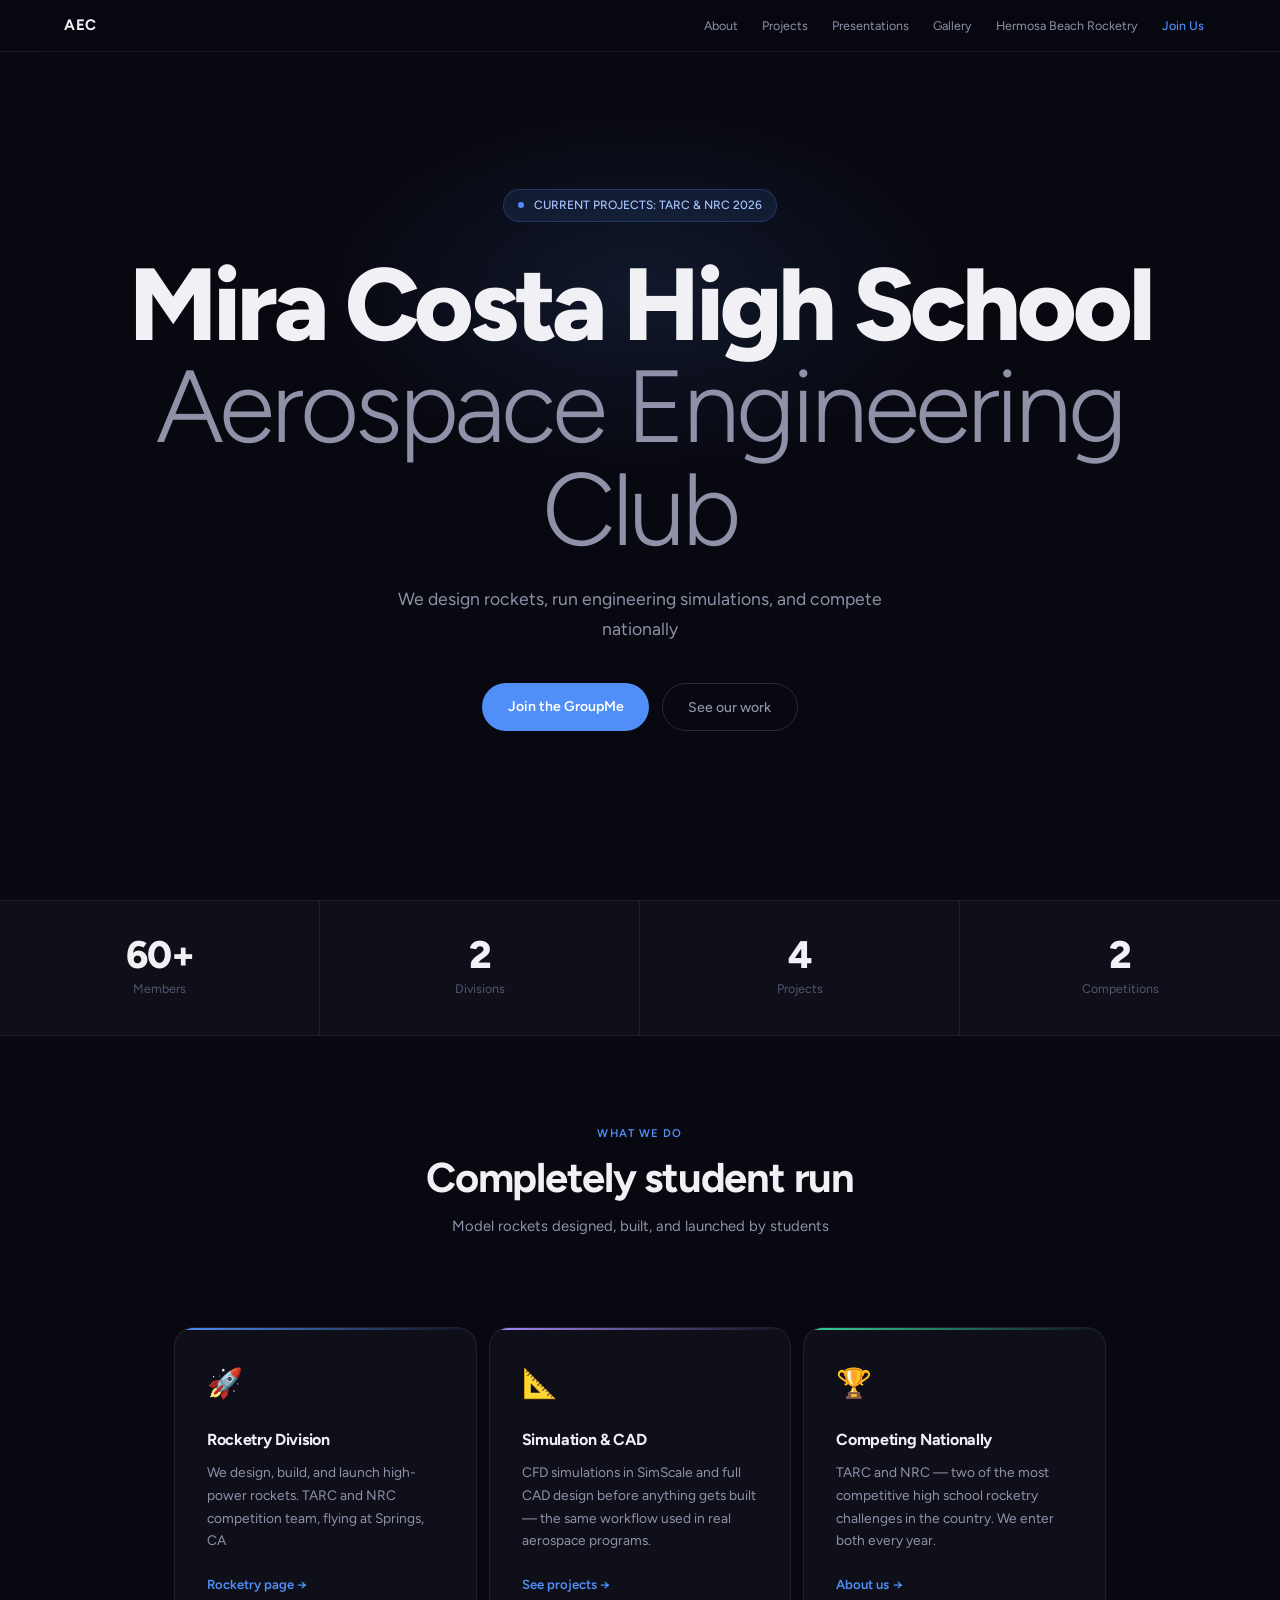
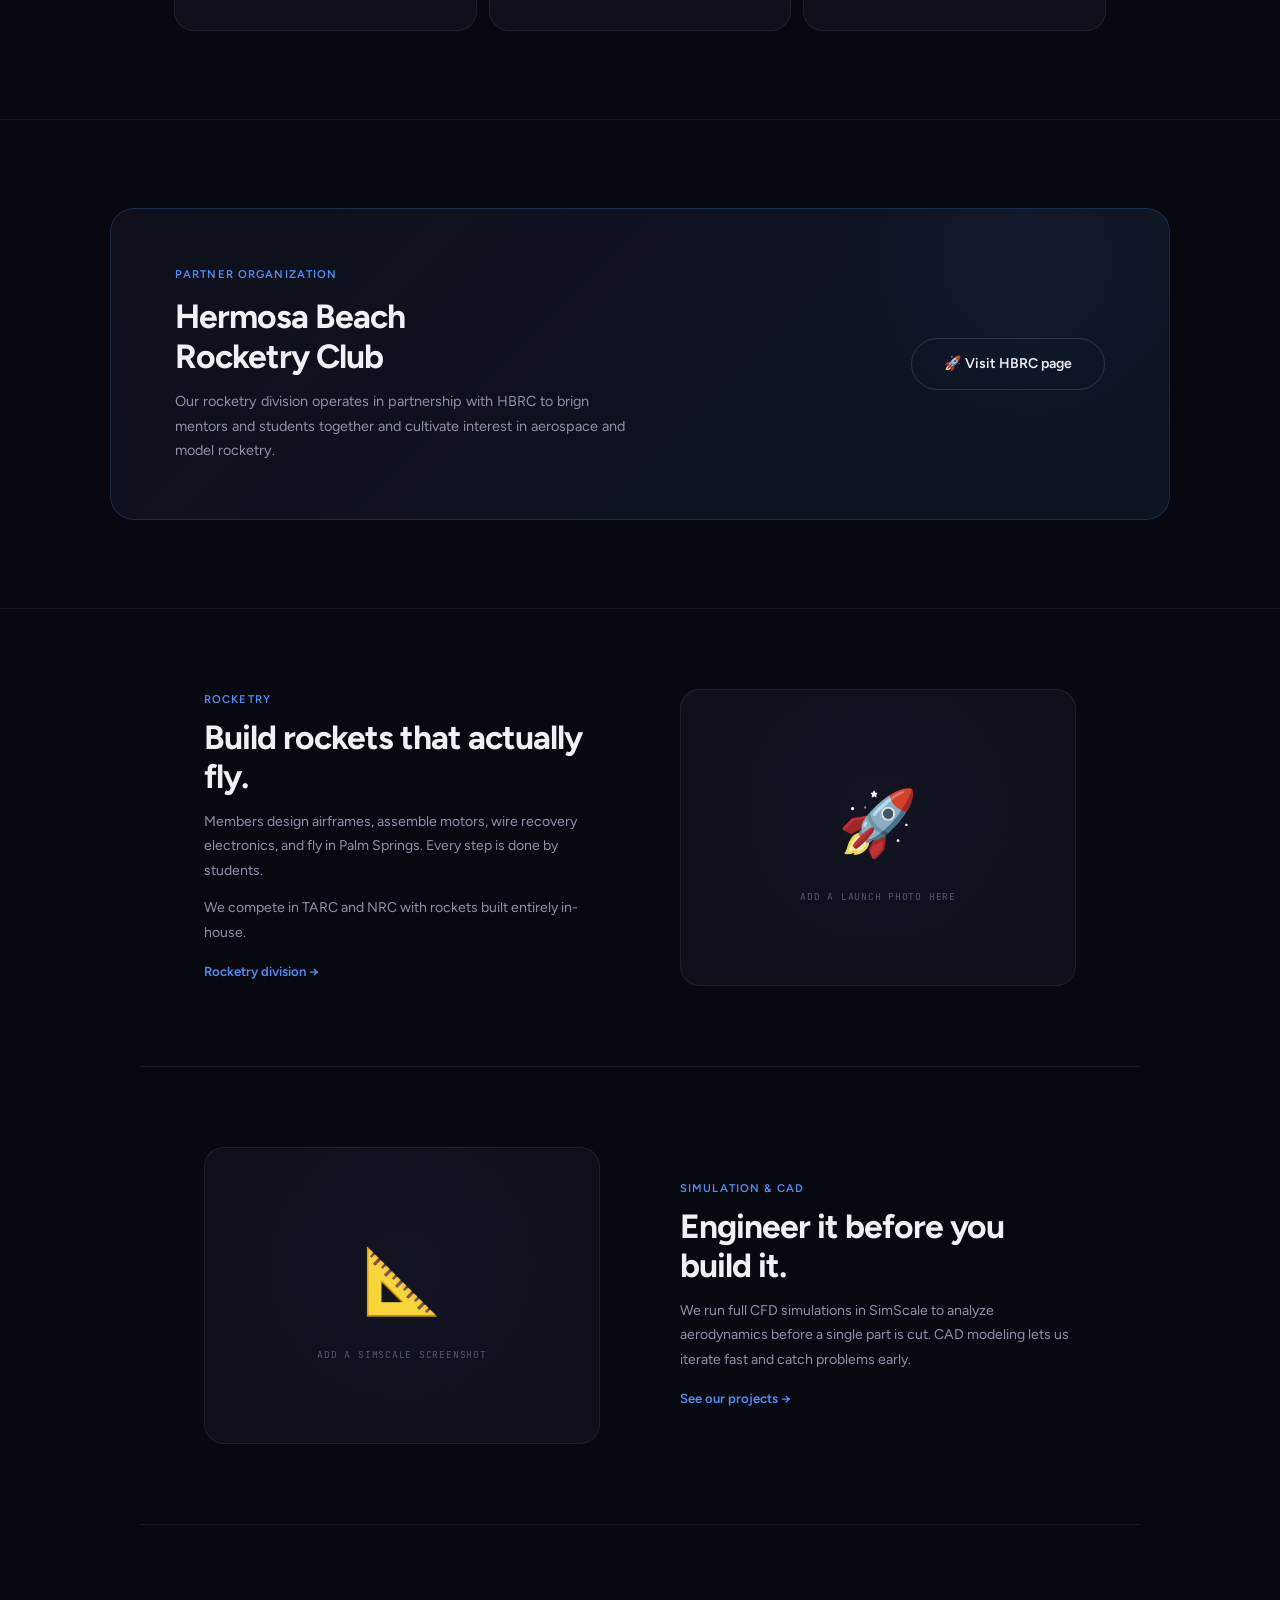
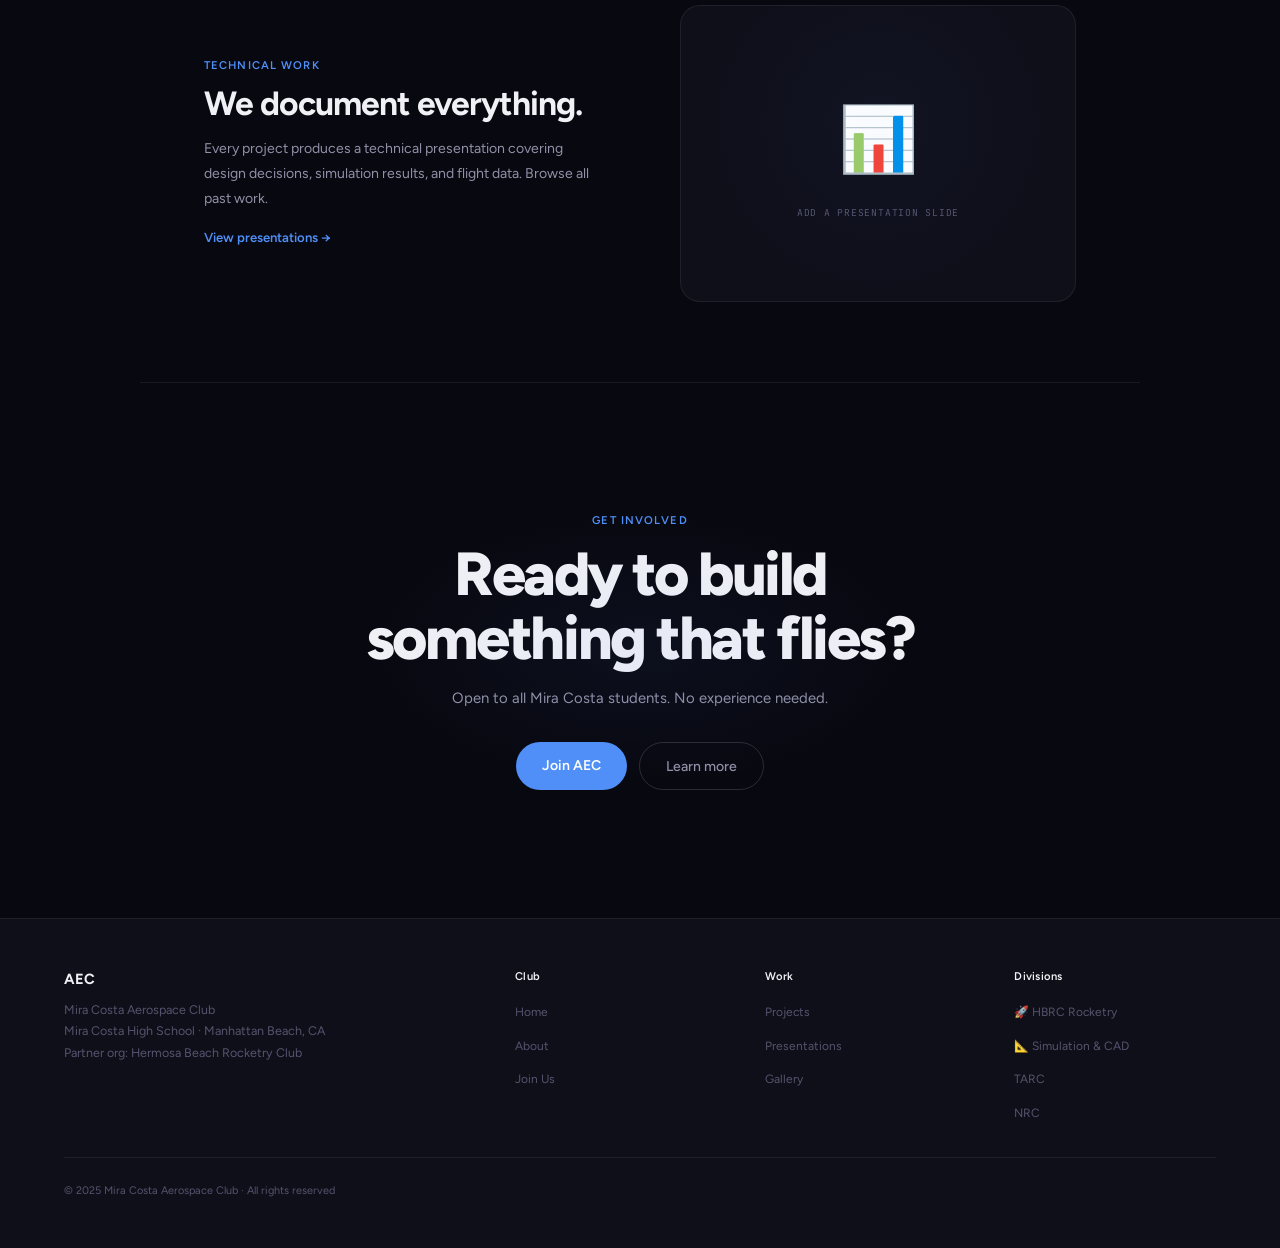
<file: website/index.html>
<!DOCTYPE html>
<html lang="en">
<head>
  <meta charset="UTF-8" />
  <meta name="viewport" content="width=device-width, initial-scale=1.0" />
  <title>Mira Costa Aerospace Club</title>
  <link rel="preconnect" href="https://fonts.googleapis.com">
  <link rel="preconnect" href="https://fonts.gstatic.com" crossorigin>
  <link href="https://fonts.googleapis.com/css2?family=Figtree:wght@300;400;500;600;700;800&family=JetBrains+Mono:wght@400;500&display=swap" rel="stylesheet">
  <style>
    *, *::before, *::after { box-sizing: border-box; margin: 0; padding: 0; }

    :root {
      --bg:      #080810;
      --bg2:     #0f0f1a;
      --bg3:     #16162a;
      --border:  rgba(255,255,255,0.07);
      --border2: rgba(255,255,255,0.14);
      --text:    #f0f0f5;
      --mid:     #9090a8;
      --dim:     #54546e;
      --blue:    #4f8ff7;
      --blue2:   #a5c4ff;
    }

    html { scroll-behavior: smooth; }

    body {
      font-family: 'Figtree', -apple-system, sans-serif;
      background: var(--bg);
      color: var(--text);
      line-height: 1.65;
      -webkit-font-smoothing: antialiased;
    }

    a { color: inherit; text-decoration: none; }

    /* ── NAV ── */
    nav {
      position: fixed;
      top: 0; left: 0; right: 0;
      z-index: 100;
      height: 52px;
      background: rgba(8,8,16,0.85);
      backdrop-filter: blur(18px);
      -webkit-backdrop-filter: blur(18px);
      border-bottom: 1px solid var(--border);
      display: flex;
      align-items: center;
      padding: 0 5%;
    }

    .nav-logo { font-size: 0.95rem; font-weight: 700; letter-spacing: 0.04em; color: var(--text); margin-right: auto; }

    .nav-links { display: flex; list-style: none; }

    .nav-links a { font-size: 0.78rem; font-weight: 400; color: var(--mid); padding: 0 12px; transition: color 0.15s; }
    .nav-links a:hover { color: var(--text); }
    .nav-join { color: var(--blue) !important; font-weight: 500 !important; }

    /* ── HERO ── */
    .hero {
      min-height: 100vh;
      display: flex;
      flex-direction: column;
      align-items: center;
      justify-content: center;
      text-align: center;
      padding: 100px 5% 80px;
      position: relative;
      overflow: hidden;
    }

    .hero-glow {
      position: absolute;
      top: 10%; left: 50%;
      transform: translateX(-50%);
      width: 700px; height: 400px;
      background: radial-gradient(ellipse, rgba(79,143,247,0.12), transparent 65%);
      pointer-events: none;
    }

    .hero-pill {
      display: inline-flex;
      align-items: center;
      gap: 0.6rem;
      background: rgba(79,143,247,0.1);
      border: 1px solid rgba(79,143,247,0.25);
      border-radius: 100px;
      padding: 0.35rem 0.9rem;
      font-size: 0.75rem;
      font-weight: 500;
      color: var(--blue2);
      margin-bottom: 2rem;
      animation: fadeUp 0.6s ease 0.1s both;
    }

    .hero-pill-dot {
      width: 6px; height: 6px;
      background: var(--blue);
      border-radius: 50%;
      animation: pulse 2s ease-in-out infinite;
    }

    @keyframes pulse { 0%,100%{opacity:1;transform:scale(1)} 50%{opacity:0.5;transform:scale(0.8)} }

    .hero h1 {
      font-size: clamp(3rem, 8vw, 6.5rem);
      font-weight: 800;
      letter-spacing: -0.04em;
      line-height: 1.0;
      margin-bottom: 1.4rem;
      color: var(--text);
      animation: fadeUp 0.6s ease 0.2s both;
    }

    .hero h1 .light { font-weight: 300; color: var(--mid); }

    .hero-sub {
      font-size: clamp(0.95rem, 1.8vw, 1.1rem);
      font-weight: 400;
      color: var(--mid);
      max-width: 500px;
      line-height: 1.7;
      margin-bottom: 2.5rem;
      animation: fadeUp 0.6s ease 0.3s both;
    }

    .hero-btns {
      display: flex;
      gap: 0.8rem;
      justify-content: center;
      flex-wrap: wrap;
      animation: fadeUp 0.6s ease 0.4s both;
    }

    .btn-blue {
      background: var(--blue);
      color: #fff;
      padding: 0.7rem 1.6rem;
      border-radius: 100px;
      font-size: 0.88rem;
      font-weight: 600;
      transition: all 0.2s;
    }

    .btn-blue:hover { background: #3a78e8; transform: translateY(-1px); box-shadow: 0 8px 24px rgba(79,143,247,0.28); }

    .btn-ghost {
      background: transparent;
      color: var(--mid);
      padding: 0.7rem 1.6rem;
      border-radius: 100px;
      font-size: 0.88rem;
      font-weight: 500;
      border: 1px solid var(--border2);
      transition: all 0.2s;
    }

    .btn-ghost:hover { color: var(--text); border-color: rgba(255,255,255,0.3); }

    /* ── STATS ── */
    .stats {
      display: grid;
      grid-template-columns: repeat(4, 1fr);
      border-top: 1px solid var(--border);
      border-bottom: 1px solid var(--border);
      background: var(--bg2);
    }

    .stat { padding: 2.2rem 2rem; text-align: center; border-right: 1px solid var(--border); }
    .stat:last-child { border-right: none; }
    .stat-n { font-size: 2.4rem; font-weight: 800; letter-spacing: -0.04em; color: var(--text); line-height: 1; margin-bottom: 0.3rem; }
    .stat-l { font-size: 0.78rem; color: var(--dim); }

    /* ── SHARED LAYOUT ── */
    .wrap { max-width: 1060px; margin: 0 auto; padding: 0 5%; }
    .pad { padding: 5.5rem 0; }
    .pad-sm { padding: 3rem 0; }

    .label { font-size: 0.7rem; font-weight: 600; letter-spacing: 0.1em; text-transform: uppercase; color: var(--blue); margin-bottom: 0.8rem; }

    .heading {
      font-size: clamp(1.8rem, 3.5vw, 2.6rem);
      font-weight: 700;
      letter-spacing: -0.03em;
      line-height: 1.1;
      margin-bottom: 0.8rem;
    }

    .subtext { font-size: 0.93rem; color: var(--mid); line-height: 1.7; max-width: 500px; }

    hr.rule { border: none; border-top: 1px solid var(--border); }

    /* ── CARDS ── */
    .cards { display: grid; grid-template-columns: repeat(auto-fit, minmax(270px, 1fr)); gap: 12px; }

    .card {
      background: var(--bg2);
      border: 1px solid var(--border);
      border-radius: 20px;
      padding: 2rem;
      position: relative;
      overflow: hidden;
      transition: border-color 0.25s, transform 0.25s;
    }

    .card:hover { border-color: var(--border2); transform: translateY(-3px); }

    .card-stripe {
      position: absolute;
      top: 0; left: 0; right: 0;
      height: 2px;
    }

    .card-icon { font-size: 1.8rem; margin-bottom: 1.2rem; }
    .card h3 { font-size: 1rem; font-weight: 700; letter-spacing: -0.02em; margin-bottom: 0.5rem; }
    .card p { font-size: 0.86rem; color: var(--mid); line-height: 1.65; margin-bottom: 1.2rem; }

    .card-lnk { font-size: 0.82rem; font-weight: 600; color: var(--blue); display: inline-flex; align-items: center; transition: gap 0.15s; gap: 0.2rem; }
    .card-lnk:hover { gap: 0.5rem; }
    .card-lnk::after { content: '→'; }

    /* ── HBRC BANNER ── */
    .hbrc-banner {
      background: linear-gradient(135deg, var(--bg2) 0%, #0c1422 100%);
      border: 1px solid rgba(79,143,247,0.2);
      border-radius: 24px;
      padding: 3.5rem 4rem;
      display: grid;
      grid-template-columns: 1fr auto;
      align-items: center;
      gap: 3rem;
      position: relative;
      overflow: hidden;
    }

    .hbrc-banner::before {
      content: '';
      position: absolute;
      top: -50%; right: -5%;
      width: 400px; height: 400px;
      background: radial-gradient(circle, rgba(79,143,247,0.07), transparent 65%);
      pointer-events: none;
    }

    .hbrc-banner h2 { font-size: clamp(1.5rem, 3vw, 2.1rem); font-weight: 700; letter-spacing: -0.03em; line-height: 1.2; margin-bottom: 0.8rem; }
    .hbrc-banner p { font-size: 0.9rem; color: var(--mid); line-height: 1.7; max-width: 460px; }

    .btn-hbrc {
      background: transparent;
      color: var(--text);
      padding: 0.85rem 2rem;
      border-radius: 100px;
      font-size: 0.88rem;
      font-weight: 600;
      border: 1px solid var(--border2);
      white-space: nowrap;
      flex-shrink: 0;
      display: flex;
      align-items: center;
      gap: 0.5rem;
      transition: all 0.2s;
    }

    .btn-hbrc:hover { background: var(--blue); border-color: var(--blue); transform: translateY(-1px); box-shadow: 0 8px 24px rgba(79,143,247,0.25); }

    /* ── FEATURE ROW ── */
    .feat {
      display: grid;
      grid-template-columns: 1fr 1fr;
      gap: 5rem;
      align-items: center;
      padding: 5rem 5%;
      max-width: 1000px;
      margin: 0 auto;
      border-bottom: 1px solid var(--border);
    }

    .feat.flip { direction: rtl; }
    .feat.flip > * { direction: ltr; }

    .feat-text .label { margin-bottom: 0.6rem; }
    .feat-text h2 { font-size: clamp(1.5rem, 2.8vw, 2.1rem); font-weight: 700; letter-spacing: -0.03em; line-height: 1.15; margin-bottom: 0.9rem; }
    .feat-text p { font-size: 0.88rem; color: var(--mid); line-height: 1.75; margin-bottom: 0.8rem; }

    .feat-box {
      background: var(--bg2);
      border: 1px solid var(--border);
      border-radius: 20px;
      aspect-ratio: 4/3;
      display: flex;
      flex-direction: column;
      align-items: center;
      justify-content: center;
      gap: 0.8rem;
      font-size: 4rem;
      position: relative;
      overflow: hidden;
    }

    .feat-box::before { content: ''; position: absolute; inset: 0; background: radial-gradient(circle at 50% 40%, rgba(79,143,247,0.04), transparent 65%); }

    .feat-box p { font-family: 'JetBrains Mono', monospace; font-size: 0.6rem; color: var(--dim); letter-spacing: 0.08em; text-transform: uppercase; }

    /* ── CTA ── */
    .cta { text-align: center; padding: 8rem 5%; position: relative; overflow: hidden; }
    .cta::before { content: ''; position: absolute; top: 50%; left: 50%; transform: translate(-50%,-50%); width: 600px; height: 300px; background: radial-gradient(ellipse, rgba(79,143,247,0.06), transparent 65%); pointer-events: none; }
    .cta h2 { font-size: clamp(2rem, 5vw, 3.8rem); font-weight: 800; letter-spacing: -0.04em; line-height: 1.05; margin-bottom: 1rem; }
    .cta p { font-size: 0.93rem; color: var(--mid); margin-bottom: 2rem; }
    .cta-row { display: flex; gap: 0.8rem; justify-content: center; flex-wrap: wrap; }

    /* ── FOOTER ── */
    footer { background: var(--bg2); border-top: 1px solid var(--border); padding: 3rem 5%; }

    .footer-grid { display: grid; grid-template-columns: 2fr 1fr 1fr 1fr; gap: 3rem; padding-bottom: 2rem; border-bottom: 1px solid var(--border); margin-bottom: 1.5rem; }

    .footer-brand { font-size: 0.92rem; font-weight: 700; margin-bottom: 0.5rem; }
    .footer-tagline { font-size: 0.78rem; color: var(--dim); line-height: 1.7; }

    .footer-col h5 { font-size: 0.7rem; font-weight: 600; margin-bottom: 0.8rem; letter-spacing: 0.02em; }
    .footer-col ul { list-style: none; display: flex; flex-direction: column; gap: 0.45rem; }
    .footer-col ul a { font-size: 0.75rem; color: var(--dim); transition: color 0.15s; }
    .footer-col ul a:hover { color: var(--mid); }

    .footer-btm { font-size: 0.68rem; color: var(--dim); }

    /* ── Reveal ── */
    @keyframes fadeUp { from{opacity:0;transform:translateY(18px)} to{opacity:1;transform:translateY(0)} }
    .reveal { opacity: 0; transform: translateY(22px); transition: opacity 0.65s ease, transform 0.65s ease; }
    .reveal.visible { opacity: 1; transform: translateY(0); }

    /* ── Responsive ── */
    @media (max-width: 860px) {
      .stats { grid-template-columns: repeat(2,1fr); }
      .stat:nth-child(2) { border-right: none; }
      .hbrc-banner { grid-template-columns: 1fr; padding: 2.5rem; }
      .feat { grid-template-columns: 1fr; gap: 2rem; }
      .feat.flip { direction: ltr; }
      .footer-grid { grid-template-columns: 1fr 1fr; }
    }

    @media (max-width: 560px) {
      .nav-links { display: none; }
    }
  </style>
</head>
<body>

  <nav>
    <a href="index.html" class="nav-logo">AEC</a>
    <ul class="nav-links">
      <li><a href="about.html">About</a></li>
      <li><a href="projects.html">Projects</a></li>
      <li><a href="presentations.html">Presentations</a></li>
      <li><a href="gallery.html">Gallery</a></li>
      <li><a href="rocketry/index.html">Hermosa Beach Rocketry</a></li>
      <li><a href="contact.html" class="nav-join">Join Us</a></li>
    </ul>
  </nav>

<!-- HERO -->
<section class="hero">
  <div class="hero-glow"></div>
  <div class="hero-pill">
    <div class="hero-pill-dot"></div>
    CURRENT PROJECTS: TARC & NRC 2026
  </div>
  <h1>Mira Costa High School<br><span class="light">Aerospace Engineering Club</span></h1>
  <p class="hero-sub">We design rockets, run engineering simulations, and compete nationally</p>
  <div class="hero-btns">
  <a href="https://groupme.com/join_group/96601438/nnVI4sBJ" class="btn-blue" target="_blank" rel="noopener noreferrer">Join the GroupMe</a>
  <a href="projects.html" class="btn-ghost">See our work</a>
</div>
</section>
  
  <!-- STATS -->
  <div class="stats reveal">
    <div class="stat"><div class="stat-n">60+</div><div class="stat-l">Members</div></div>
    <div class="stat"><div class="stat-n">2</div><div class="stat-l">Divisions</div></div>
    <div class="stat"><div class="stat-n">4</div><div class="stat-l">Projects</div></div>
    <div class="stat"><div class="stat-n">2</div><div class="stat-l">Competitions</div></div>
  </div>

  <!-- DIVISIONS -->
  <div class="wrap pad reveal" style="text-align:center; max-width:640px;">
    <div class="label">What we do</div>
    <h2 class="heading">Completely student run</h2>
    <p class="subtext" style="margin:0 auto;">Model rockets designed, built, and launched by students</p>
  </div>

  <div class="wrap" style="padding-bottom:5.5rem;">
    <div class="cards reveal">
      <div class="card">
        <div class="card-stripe" style="background:linear-gradient(90deg,var(--blue),transparent);"></div>
        <div class="card-icon">🚀</div>
        <h3>Rocketry Division</h3>
        <p>We design, build, and launch high-power rockets. TARC and NRC competition team, flying at  Springs, CA</p>
        <a href="rocketry/index.html" class="card-lnk">Rocketry page </a>
      </div>
      <div class="card">
        <div class="card-stripe" style="background:linear-gradient(90deg,#a78bfa,transparent);"></div>
        <div class="card-icon">📐</div>
        <h3>Simulation & CAD</h3>
        <p>CFD simulations in SimScale and full CAD design before anything gets built — the same workflow used in real aerospace programs.</p>
        <a href="projects.html" class="card-lnk">See projects </a>
      </div>
      <div class="card">
        <div class="card-stripe" style="background:linear-gradient(90deg,#34d399,transparent);"></div>
        <div class="card-icon">🏆</div>
        <h3>Competing Nationally</h3>
        <p>TARC and NRC — two of the most competitive high school rocketry challenges in the country. We enter both every year.</p>
        <a href="about.html" class="card-lnk">About us </a>
      </div>
    </div>
  </div>

  <hr class="rule" />

  <!-- HBRC BANNER -->
  <div class="wrap pad reveal">
    <div class="hbrc-banner">
      <div>
        <div class="label">Partner organization</div>
        <h2>Hermosa Beach<br>Rocketry Club</h2>
        <p>Our rocketry division operates in partnership with HBRC to brign mentors and students together and cultivate interest in aerospace and model rocketry.</p>
      </div>
      <a href="rocketry/index.html" class="btn-hbrc">🚀 Visit HBRC page</a>
    </div>
  </div>

  <hr class="rule" />

  <!-- FEATURE ROWS -->
  <div class="feat reveal">
    <div class="feat-text">
      <div class="label">Rocketry</div>
      <h2>Build rockets that actually fly.</h2>
      <p>Members design airframes, assemble motors, wire recovery electronics, and fly in Palm Springs. Every step is done by students.</p>
      <p>We compete in TARC and NRC with rockets built entirely in-house.</p>
      <a href="rocketry/index.html" class="card-lnk">Rocketry division </a>
    </div>
    <div class="feat-box">🚀<p>Add a launch photo here</p></div>
  </div>

  <div class="feat flip reveal">
    <div class="feat-text">
      <div class="label">Simulation & CAD</div>
      <h2>Engineer it before you build it.</h2>
      <p>We run full CFD simulations in SimScale to analyze aerodynamics before a single part is cut. CAD modeling lets us iterate fast and catch problems early.</p>
      <a href="projects.html" class="card-lnk">See our projects </a>
    </div>
    <div class="feat-box">📐<p>Add a SimScale screenshot</p></div>
  </div>

  <div class="feat reveal">
    <div class="feat-text">
      <div class="label">Technical work</div>
      <h2>We document everything.</h2>
      <p>Every project produces a technical presentation covering design decisions, simulation results, and flight data. Browse all past work.</p>
      <a href="presentations.html" class="card-lnk">View presentations </a>
    </div>
    <div class="feat-box">📊<p>Add a presentation slide</p></div>
  </div>

  <!-- CTA -->
  <section class="cta reveal">
    <div class="label" style="margin-bottom:0.8rem;">Get involved</div>
    <h2>Ready to build<br>something that flies?</h2>
    <p>Open to all Mira Costa students. No experience needed.</p>
    <div class="cta-row">
      <a href="contact.html" class="btn-blue">Join AEC</a>
      <a href="about.html" class="btn-ghost">Learn more</a>
    </div>
  </section>

  <!-- FOOTER -->
  <footer>
    <div class="footer-grid">
      <div>
        <div class="footer-brand">AEC</div>
        <div class="footer-tagline">Mira Costa Aerospace Club<br>Mira Costa High School · Manhattan Beach, CA<br>Partner org: Hermosa Beach Rocketry Club</div>
      </div>
      <div class="footer-col">
        <h5>Club</h5>
        <ul>
          <li><a href="index.html">Home</a></li>
          <li><a href="about.html">About</a></li>
          <li><a href="contact.html">Join Us</a></li>
        </ul>
      </div>
      <div class="footer-col">
        <h5>Work</h5>
        <ul>
          <li><a href="projects.html">Projects</a></li>
          <li><a href="presentations.html">Presentations</a></li>
          <li><a href="gallery.html">Gallery</a></li>
        </ul>
      </div>
      <div class="footer-col">
        <h5>Divisions</h5>
        <ul>
          <li><a href="rocketry/index.html">🚀 HBRC Rocketry</a></li>
          <li><a href="projects.html">📐 Simulation & CAD</a></li>
          <li><a href="#">TARC</a></li>
          <li><a href="#">NRC</a></li>
        </ul>
      </div>
    </div>
    <div class="footer-btm">© 2025 Mira Costa Aerospace Club · All rights reserved</div>
  </footer>

  <script>
    const obs = new IntersectionObserver(entries => {
      entries.forEach(e => { if (e.isIntersecting) e.target.classList.add('visible'); });
    }, { threshold: 0.08 });
    document.querySelectorAll('.reveal').forEach(el => obs.observe(el));
  </script>

</body>
</html>
</file>
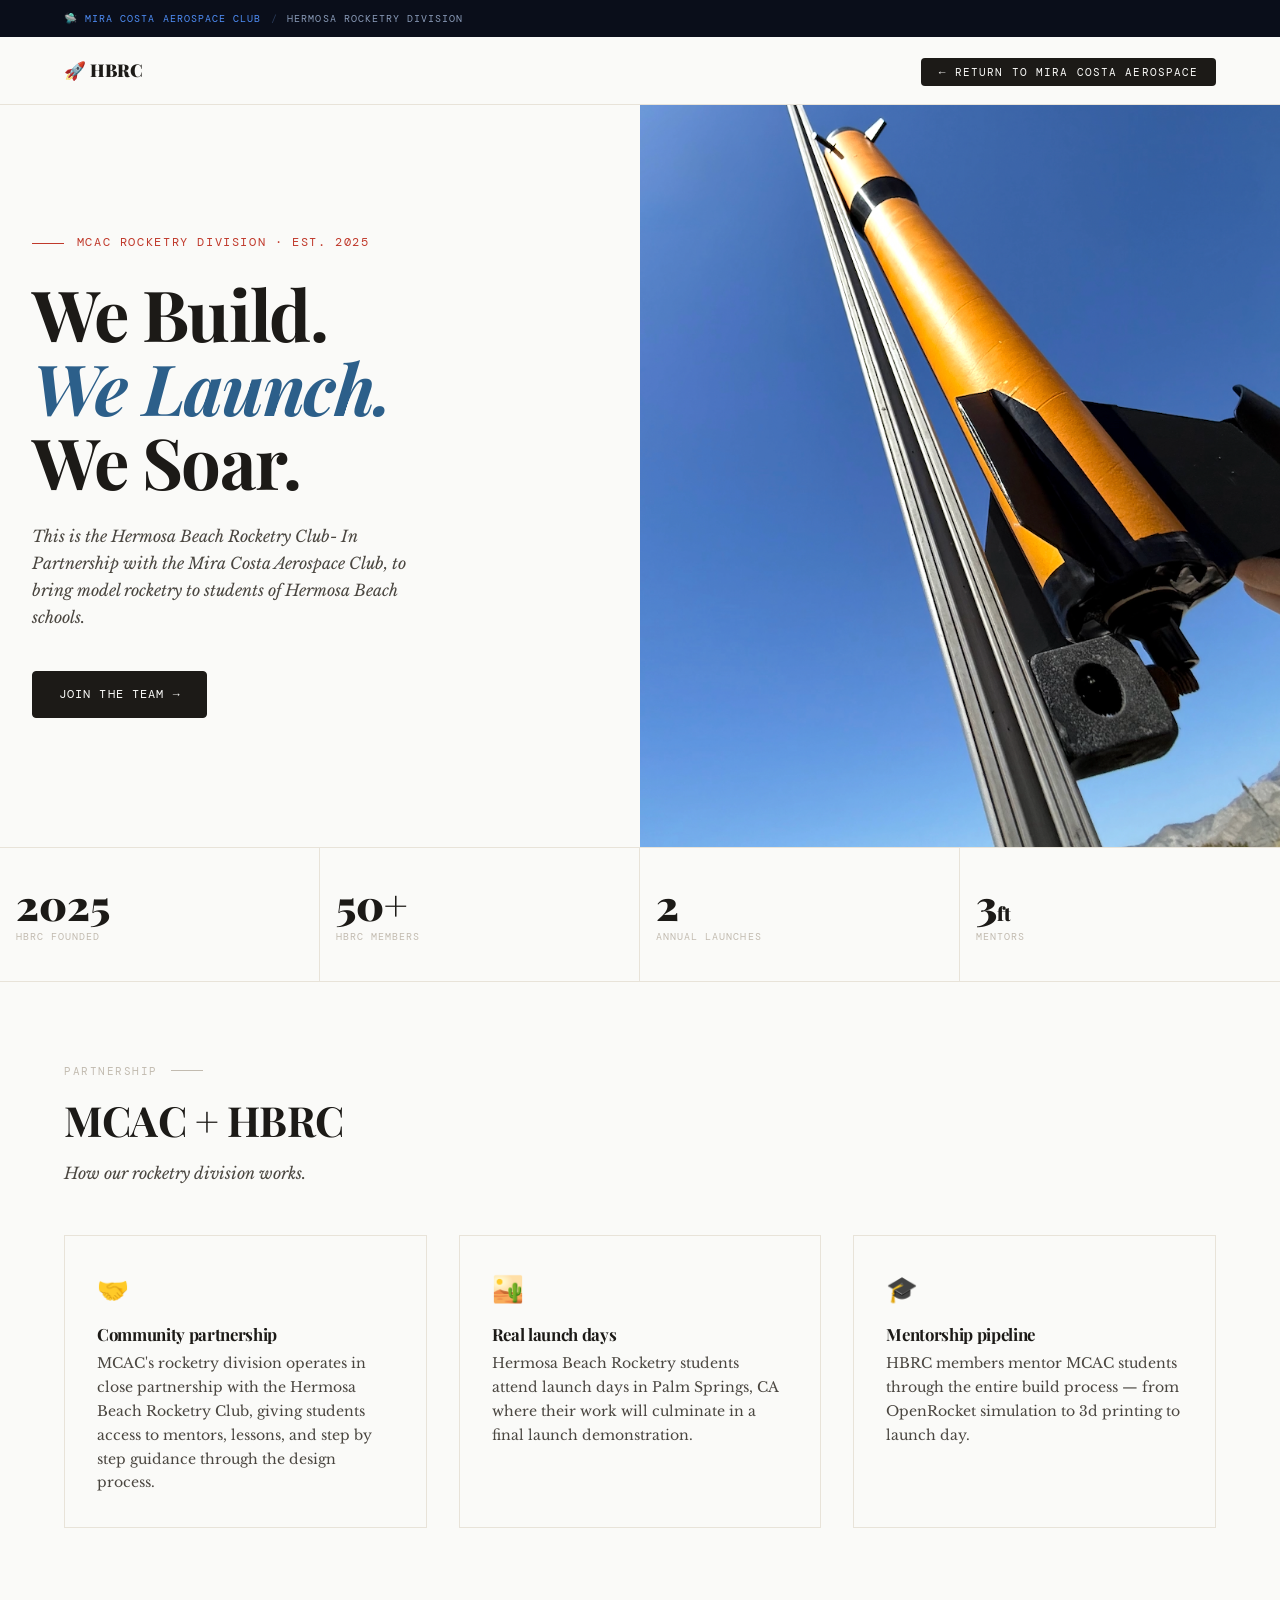
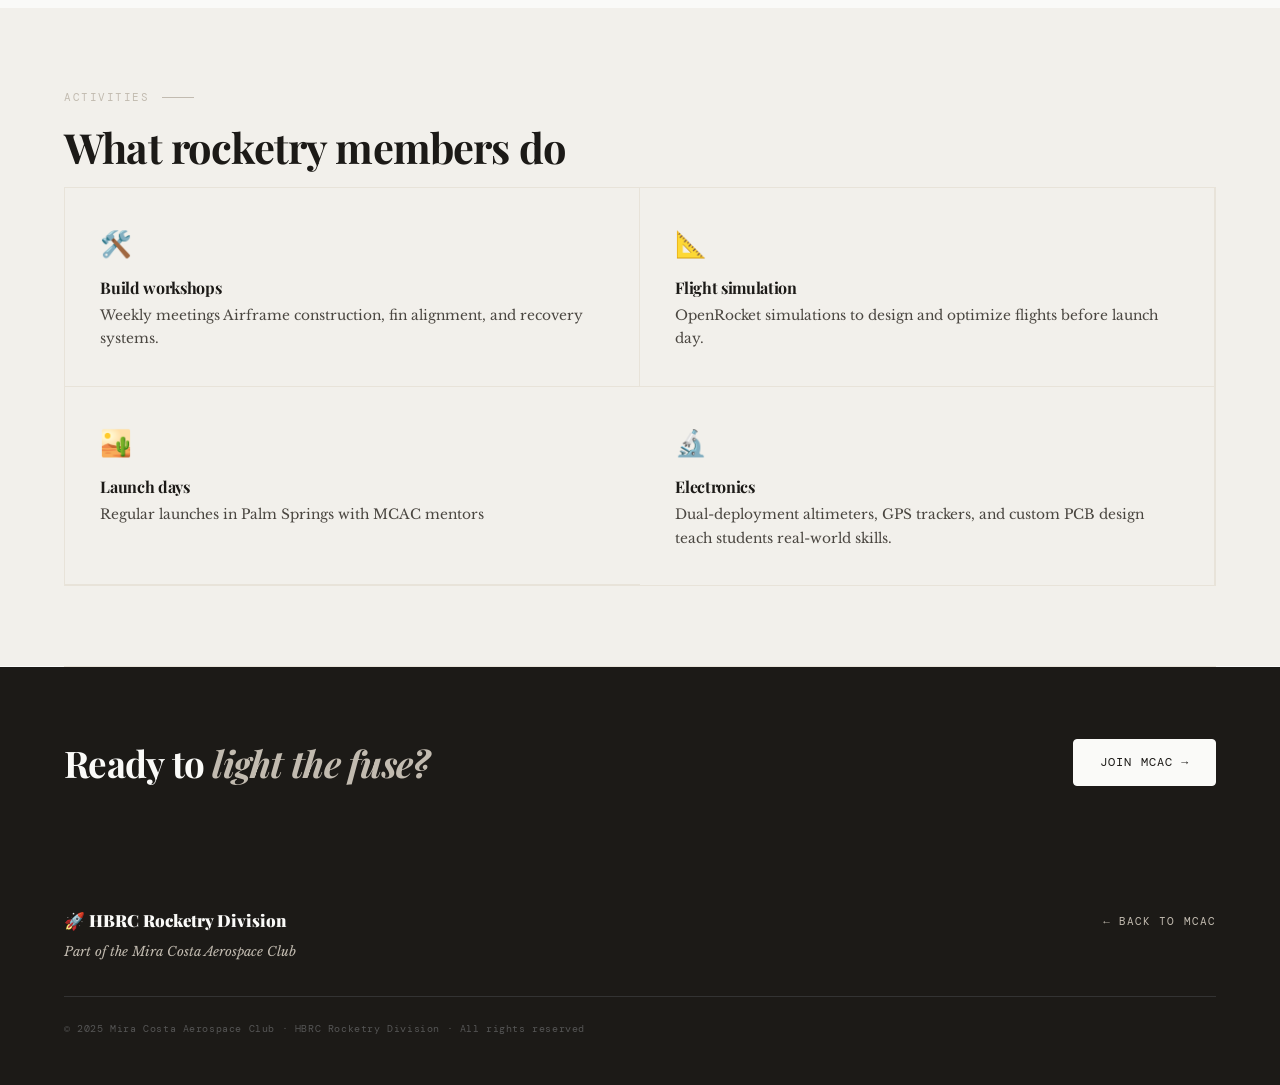
<file: website/rocketry/index.html>
<!DOCTYPE html>
<html lang="en">
<head>
  <meta charset="UTF-8" />
  <meta name="viewport" content="width=device-width, initial-scale=1.0" />
  <title>HBRC Rocketry — Mira Costa Aerospace Club</title>
  <link rel="stylesheet" href="style.css" />
  <style>
    /* ── Hero ── */
    .hero {
      min-height: calc(90vh - 68px);
      display: grid;
      grid-template-columns: 1fr 1fr;
      align-items: center;
    }

    .hero-text { padding: 6rem 5%; animation: fadeUp 0.8s ease both; }

    .hero-eyebrow {
      font-family: 'DM Mono', monospace;
      font-size: 0.72rem;
      letter-spacing: 0.14em;
      text-transform: uppercase;
      color: var(--accent);
      display: flex;
      align-items: center;
      gap: 0.8rem;
      margin-bottom: 1.5rem;
    }

    .hero-eyebrow::before { content: ''; width: 2rem; height: 1px; background: var(--accent); }

    .hero h1 { font-size: clamp(2.8rem, 5.5vw, 5rem); line-height: 1.05; margin-bottom: 1.5rem; }
    .hero h1 em { font-style: italic; color: var(--accent2); }

    .hero-desc { color: var(--ink-mid); font-size: 1rem; font-style: italic; max-width: 400px; margin-bottom: 2.5rem; }
    .hero-actions { display: flex; gap: 1rem; flex-wrap: wrap; }

    .hero-image {
      height: calc(90vh - 68px);
      background: var(--cream);
      display: flex;
      align-items: center;
      justify-content: center;
      color: var(--stone);
      font-size: 6rem;
      position: relative;
      overflow: hidden;
    }

    .hero-image-inner {
      display: flex;
      flex-direction: column;
      align-items: center;
      gap: 1rem;
      animation: float 4s ease-in-out infinite;
    }

    .hero-image p { font-family: 'DM Mono', monospace; font-size: 0.65rem; letter-spacing: 0.1em; text-transform: uppercase; color: var(--stone); }

    @keyframes float { 0%,100%{transform:translateY(0)} 50%{transform:translateY(-14px)} }

    /* ── Stats ── */
    .stats-bar { display: grid; grid-template-columns: repeat(4, 1fr); border-top: 1px solid var(--sand); border-bottom: 1px solid var(--sand); }

    .stat { padding: 2.2rem 5%; border-right: 1px solid var(--sand); }
    .stat:last-child { border-right: none; }

    .stat-number { font-family: 'Playfair Display', serif; font-size: 2.6rem; font-weight: 900; line-height: 1; margin-bottom: 0.2rem; }
    .stat-label { font-family: 'DM Mono', monospace; font-size: 0.65rem; letter-spacing: 0.1em; text-transform: uppercase; color: var(--stone); }

    /* ── Features grid ── */
    .features-grid { display: grid; grid-template-columns: repeat(2, 1fr); border: 1px solid var(--sand); }
    .feature { padding: 2.2rem; border-right: 1px solid var(--sand); border-bottom: 1px solid var(--sand); transition: background 0.2s; }
    .feature:hover { background: var(--cream); }
    .feature:nth-child(3n) { border-right: none; }
    .feature:nth-child(n+4) { border-bottom: none; }
    .feature-icon { font-size: 1.6rem; margin-bottom: 0.8rem; }
    .feature h3 { font-size: 1rem; margin-bottom: 0.4rem; }
    .feature p { font-size: 0.86rem; color: var(--ink-mid); }

    /* ── Cert table ── */
    .cert-table { width: 100%; border-collapse: collapse; font-size: 0.9rem; }
    .cert-table th { font-family: 'DM Mono', monospace; font-size: 0.65rem; letter-spacing: 0.1em; text-transform: uppercase; color: var(--stone); padding: 0.8rem 1rem; text-align: left; border-bottom: 1px solid var(--sand); }
    .cert-table td { padding: 1rem; border-bottom: 1px solid var(--cream); color: var(--ink-mid); }
    .cert-table tr:last-child td { border-bottom: none; }
    .cert-table tr:hover td { background: var(--cream); }

    .cert-badge { display: inline-block; font-family: 'DM Mono', monospace; font-size: 0.62rem; letter-spacing: 0.08em; text-transform: uppercase; padding: 0.2rem 0.6rem; border: 1px solid; }
    .cert-l1 { color: #2c5f8a; border-color: #2c5f8a; }
    .cert-l2 { color: #b8860b; border-color: #b8860b; }
    .cert-l3 { color: var(--accent); border-color: var(--accent); }

    /* ── CTA strip ── */
    .cta-strip { background: var(--ink); color: var(--white); padding: 4.5rem 5%; display: flex; justify-content: space-between; align-items: center; gap: 2rem; flex-wrap: wrap; }
    .cta-strip h2 { font-size: clamp(1.6rem, 3vw, 2.3rem); max-width: 480px; }
    .cta-strip h2 em { font-style: italic; color: var(--stone); }
    .btn-light { background: var(--white); color: var(--ink); border: 1px solid var(--white); }
    .btn-light:hover { background: var(--accent); color: var(--white); border-color: var(--accent); }

    @keyframes fadeUp { from{opacity:0;transform:translateY(24px)} to{opacity:1;transform:translateY(0)} }

    @media (max-width: 900px) {
      .hero { grid-template-columns: 1fr; }
      .hero-image { display: none; }
      .stats-bar { grid-template-columns: repeat(2,1fr); }
      .features-grid { grid-template-columns: 1fr 1fr; }
    }
  </style>
</head>
<body>

  <!-- PARENT BREADCRUMB -->
  <div class="parent-bar">
    <a href="../index.html">🛸 Mira Costa Aerospace Club</a>
    <span class="sep">/</span>
    <span>Hermosa Rocketry Division</span>
  </div>

 <nav>
  <a href="../index.html" class="nav-logo">🚀 HBRC</a>
  <ul class="nav-links">
    <li><a href="../index.html" class="nav-cta">← Return to Mira Costa Aerospace</a></li>
  </ul>
</nav>

  <!-- HERO -->
  <section class="hero">
    <div class="hero-text">
      <div class="hero-eyebrow">MCAC Rocketry Division · Est. 2025</div>
      <h1>We Build.<br><em>We Launch.</em><br>We Soar.</h1>
      <p class="hero-desc">
        This is the Hermosa Beach Rocketry Club- In Partnership with the Mira Costa Aerospace Club, to bring model rocketry to students of Hermosa Beach schools.
      </p>
      <div class="hero-actions">
        <a href="../contact.html" class="btn btn-primary">Join the team →</a>
      </div>
    </div>
    <div class="hero-image">
  <img src="../images/IMG_5955.png" style="width:100%; height:100%; object-fit:cover;">
</div>
  </section>

  <!-- STATS -->
  <div class="stats-bar">
    <div class="stat"><div class="stat-number">2025</div><div class="stat-label">HBRC founded</div></div>
    <div class="stat"><div class="stat-number">50+</div><div class="stat-label">HBRC members</div></div>
    <div class="stat"><div class="stat-number">2</div><div class="stat-label">Annual launches</div></div>
    <div class="stat"><div class="stat-number">3<span style="font-size:1.2rem">ft</span></div><div class="stat-label">Mentors</div></div>
  </div>

  <!-- ABOUT THE PARTNERSHIP -->
  <section class="section">
    <div class="section-label">Partnership</div>
    <h2 class="section-title">MCAC + HBRC</h2>
    <p class="section-subtitle">How our rocketry division works.</p>

    <div class="card-grid">
      <div class="card">
        <div style="font-size:1.6rem; margin-bottom:0.8rem;">🤝</div>
        <h3>Community partnership</h3>
        <p>MCAC's rocketry division operates in close partnership with the Hermosa Beach Rocketry Club, giving students access to mentors, lessons, and step by step guidance through the design process.
      </div>
      <div class="card">
        <div style="font-size:1.6rem; margin-bottom:0.8rem;">🏜️</div>
        <h3>Real launch days</h3>
        <p>Hermosa Beach Rocketry students attend launch days in Palm Springs, CA where their work will culminate in a final launch demonstration.</p>
      </div>
      <div class="card">
        <div style="font-size:1.6rem; margin-bottom:0.8rem;">🎓</div>
        <h3>Mentorship pipeline</h3>
        <p>HBRC members mentor MCAC students through the entire build process — from OpenRocket simulation to 3d printing to launch day. </p>
      </div>
    </div>
  </section>

  <!-- WHAT WE DO -->
  <section class="section section-alt">
    <div class="section-label">Activities</div>
    <h2 class="section-title">What rocketry members do</h2>
    <div class="features-grid">
      <div class="feature"><div class="feature-icon">🛠️</div><h3>Build workshops</h3><p>Weekly meetings Airframe construction, fin alignment, and recovery systems.</p></div>
      <div class="feature"><div class="feature-icon">📐</div><h3>Flight simulation</h3><p>OpenRocket simulations to design and optimize flights before launch day.</p></div>
      <div class="feature"><div class="feature-icon">🏜️</div><h3>Launch days</h3><p>Regular launches in Palm Springs with MCAC mentors</p></div>
      <div class="feature"><div class="feature-icon">🔬</div><h3>Electronics</h3><p>Dual-deployment altimeters, GPS trackers, and custom PCB design teach students real-world skills.</p></div>
    </div>
  </section>

  <hr />


  <!-- CTA -->
  <div class="cta-strip">
    <h2>Ready to <em>light the fuse?</em></h2>
    <a href="../contact.html" class="btn btn-light">Join MCAC →</a>
  </div>

  <footer>
    <div class="footer-inner">
      <div>
        <div class="footer-brand">🚀 HBRC Rocketry Division</div>
        <div class="footer-tagline">Part of the Mira Costa Aerospace Club</div>
      </div>
      <ul class="footer-links">
        <li><a href="../index.html">← Back to MCAC</a></li>
      </ul>
    </div>
    <div class="footer-bottom">© 2025 Mira Costa Aerospace Club · HBRC Rocketry Division · All rights reserved</div>
  </footer>

</body>
</html>
</file>
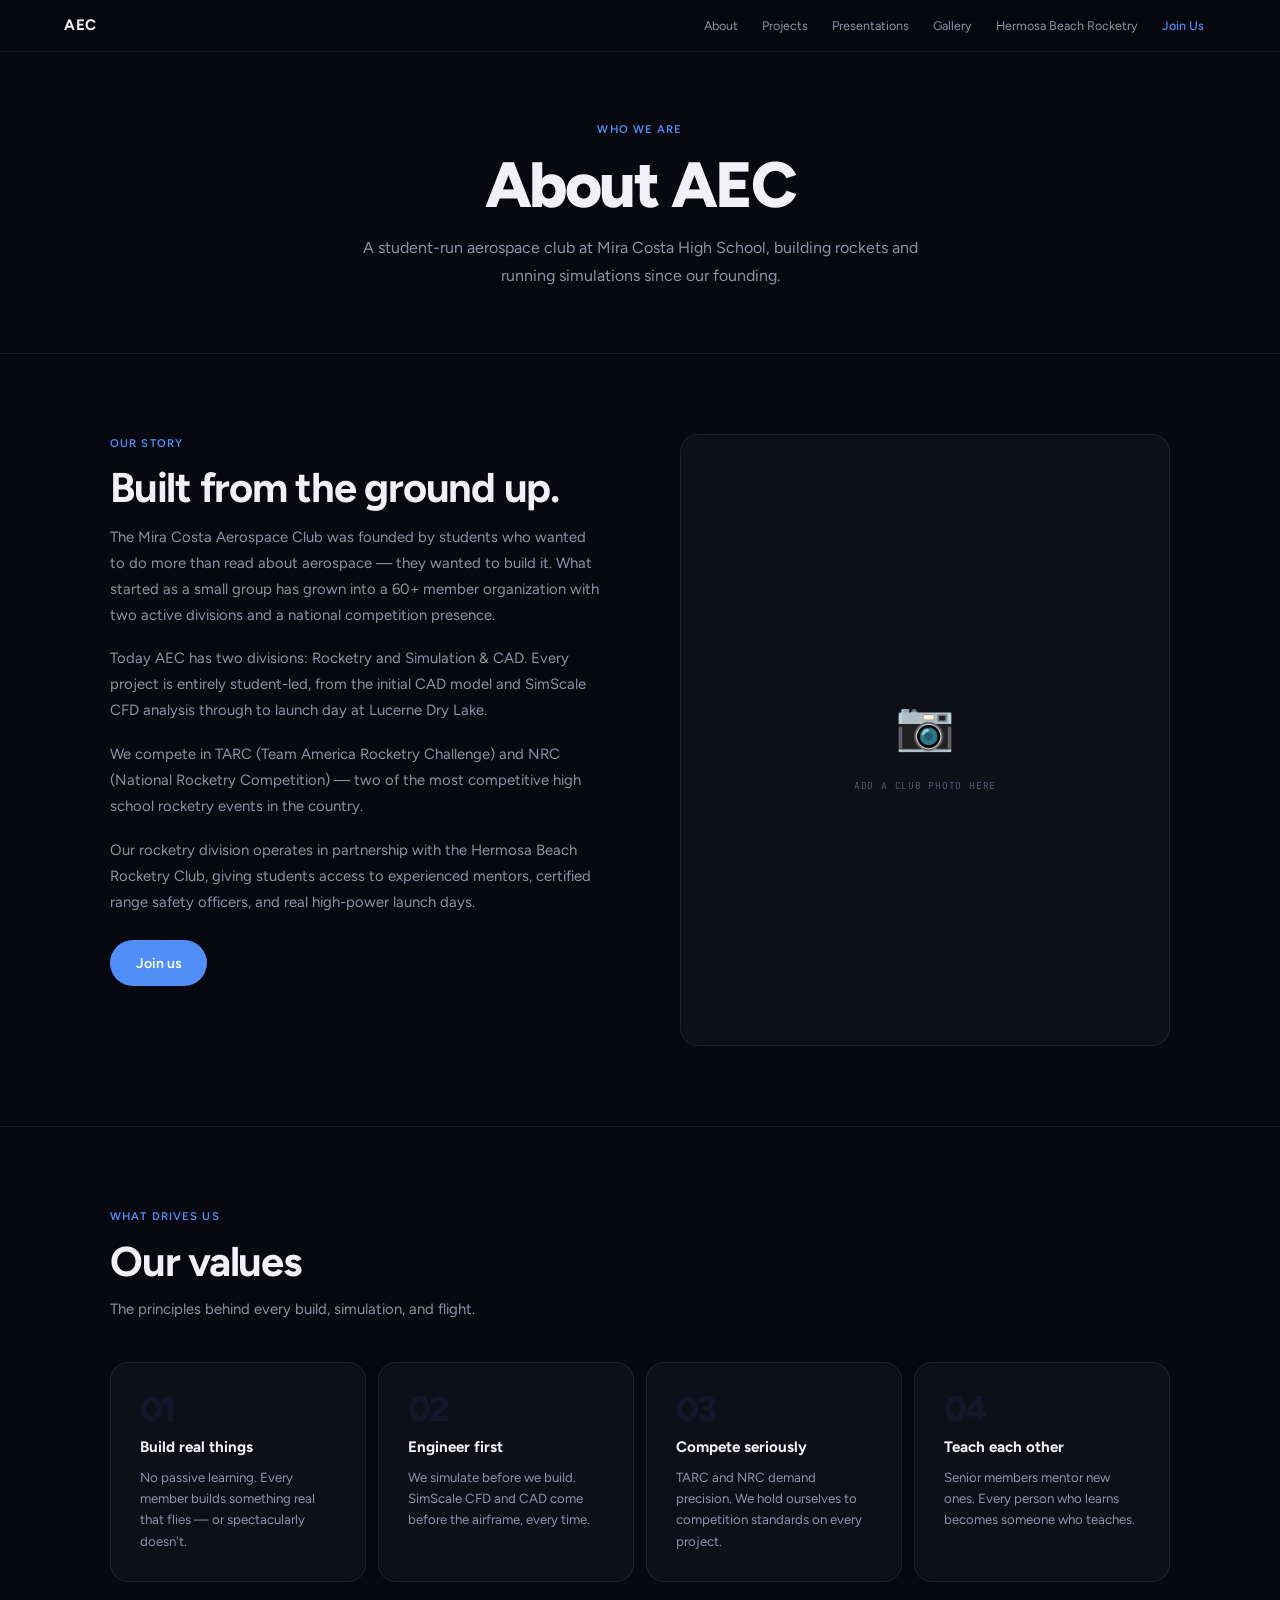
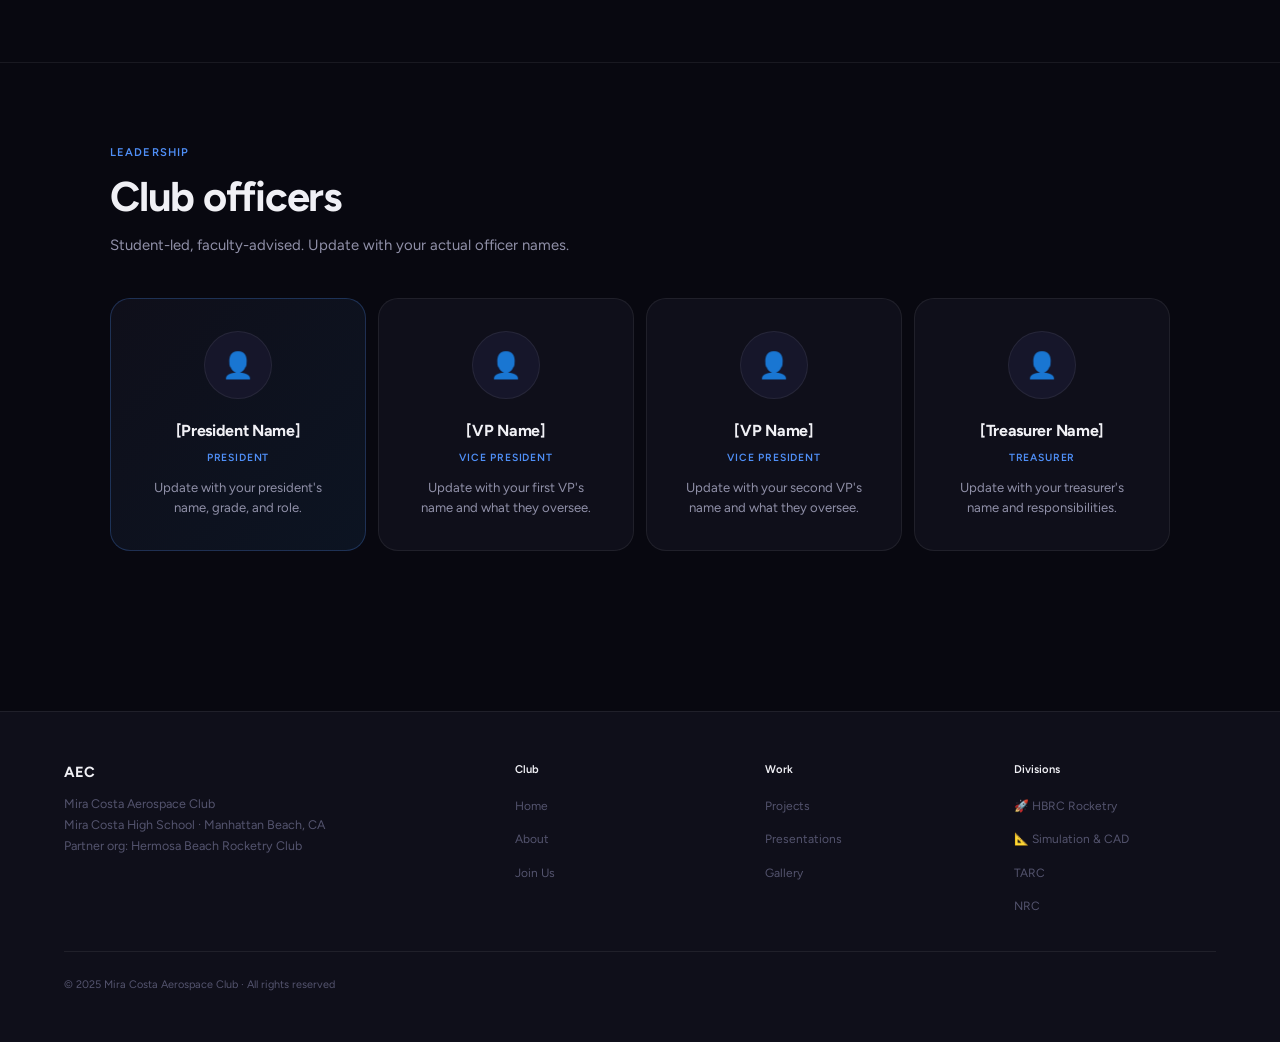
<file: website/about.html>
<!DOCTYPE html>
<html lang="en">
<head>
  <meta charset="UTF-8" />
  <meta name="viewport" content="width=device-width, initial-scale=1.0" />
  <title>About — Mira Costa Aerospace Club</title>
  <link rel="preconnect" href="https://fonts.googleapis.com">
  <link rel="preconnect" href="https://fonts.gstatic.com" crossorigin>
  <link href="https://fonts.googleapis.com/css2?family=Figtree:wght@300;400;500;600;700;800&family=JetBrains+Mono:wght@400;500&display=swap" rel="stylesheet">
  <style>
*, *::before, *::after { box-sizing: border-box; margin: 0; padding: 0; }

    :root {
      --bg:      #080810;
      --bg2:     #0f0f1a;
      --bg3:     #16162a;
      --border:  rgba(255,255,255,0.07);
      --border2: rgba(255,255,255,0.14);
      --text:    #f0f0f5;
      --mid:     #9090a8;
      --dim:     #54546e;
      --blue:    #4f8ff7;
      --blue2:   #a5c4ff;
    }

    html { scroll-behavior: smooth; }

    body {
      font-family: 'Figtree', -apple-system, sans-serif;
      background: var(--bg);
      color: var(--text);
      line-height: 1.65;
      -webkit-font-smoothing: antialiased;
    }

    a { color: inherit; text-decoration: none; }

    /* ── NAV ── */
    nav {
      position: fixed;
      top: 0; left: 0; right: 0;
      z-index: 100;
      height: 52px;
      background: rgba(8,8,16,0.85);
      backdrop-filter: blur(18px);
      -webkit-backdrop-filter: blur(18px);
      border-bottom: 1px solid var(--border);
      display: flex;
      align-items: center;
      padding: 0 5%;
    }

    .nav-logo { font-size: 0.95rem; font-weight: 700; letter-spacing: 0.04em; color: var(--text); margin-right: auto; }

    .nav-links { display: flex; list-style: none; }

    .nav-links a { font-size: 0.78rem; font-weight: 400; color: var(--mid); padding: 0 12px; transition: color 0.15s; }
    .nav-links a:hover { color: var(--text); }
    .nav-join { color: var(--blue) !important; font-weight: 500 !important; }

    .page-header { padding:120px 5% 4rem; text-align:center; }
    .page-header h1 { font-size:clamp(2.4rem,5vw,4rem); font-weight:800; letter-spacing:-0.04em; line-height:1.05; margin-bottom:1rem; }
    .page-header p { font-size:1rem; color:var(--mid); line-height:1.7; max-width:580px; margin:0 auto; }
    .label { font-size:0.7rem; font-weight:600; letter-spacing:0.1em; text-transform:uppercase; color:var(--blue); margin-bottom:0.8rem; }
    hr.rule { border:none; border-top:1px solid var(--border); }
    .wrap { max-width:1060px; margin:0 auto; padding:0 5%; }
    .pad { padding:5rem 0; }
    .heading { font-size:clamp(1.8rem,3.5vw,2.6rem); font-weight:700; letter-spacing:-0.03em; line-height:1.1; margin-bottom:0.8rem; }
    .subtext { font-size:0.93rem; color:var(--mid); line-height:1.7; max-width:500px; margin-bottom:2.5rem; }
    .btn-blue { display:inline-flex; align-items:center; background:var(--blue); color:#fff; padding:0.7rem 1.6rem; border-radius:100px; font-size:0.88rem; font-weight:600; transition:all 0.2s; }
    .btn-blue:hover { background:#3a78e8; transform:translateY(-1px); }
    .btn-ghost { display:inline-flex; align-items:center; background:transparent; color:var(--mid); padding:0.7rem 1.6rem; border-radius:100px; font-size:0.88rem; font-weight:500; border:1px solid var(--border2); transition:all 0.2s; }
    .btn-ghost:hover { color:var(--text); border-color:rgba(255,255,255,0.3); }
    .lnk { font-size:0.85rem; font-weight:600; color:var(--blue); display:inline-flex; align-items:center; gap:0.2rem; transition:gap 0.15s; }
    .lnk:hover { gap:0.5rem; }
    .lnk::after { content:"→"; }
    footer { background:var(--bg2); border-top:1px solid var(--border); padding:3rem 5%; margin-top:5rem; }
    .footer-grid { display:grid; grid-template-columns:2fr 1fr 1fr 1fr; gap:3rem; padding-bottom:2rem; border-bottom:1px solid var(--border); margin-bottom:1.5rem; }
    .footer-brand { font-size:0.92rem; font-weight:700; margin-bottom:0.5rem; }
    .footer-tagline { font-size:0.78rem; color:var(--dim); line-height:1.7; }
    .footer-col h5 { font-size:0.7rem; font-weight:600; margin-bottom:0.8rem; }
    .footer-col ul { list-style:none; display:flex; flex-direction:column; gap:0.45rem; }
    .footer-col ul a { font-size:0.75rem; color:var(--dim); transition:color 0.15s; }
    .footer-col ul a:hover { color:var(--mid); }
    .footer-btm { font-size:0.68rem; color:var(--dim); }
    @keyframes fadeUp { from{opacity:0;transform:translateY(18px)} to{opacity:1;transform:translateY(0)} }
    .reveal { opacity:0; transform:translateY(22px); transition:opacity 0.65s ease,transform 0.65s ease; }
    .reveal.visible { opacity:1; transform:translateY(0); }
    @media (max-width:860px) { .footer-grid { grid-template-columns:1fr 1fr; } }
    @media (max-width:560px) { .nav-links { display:none; } }

    .two-col { display:grid; grid-template-columns:1fr 1fr; gap:5rem; align-items:start; }
    .photo-box { background:var(--bg2); border:1px solid var(--border); border-radius:18px; aspect-ratio:4/5; display:flex; flex-direction:column; align-items:center; justify-content:center; gap:0.8rem; font-size:3rem; color:var(--dim); position:sticky; top:72px; }
    .photo-box p { font-family:"JetBrains Mono",monospace; font-size:0.6rem; color:var(--dim); letter-spacing:0.08em; text-transform:uppercase; }
    .story-text p { font-size:0.93rem; color:var(--mid); line-height:1.75; margin-bottom:1.1rem; }
    .values-grid { display:grid; grid-template-columns:repeat(auto-fit,minmax(220px,1fr)); gap:12px; }
    .value-card { background:var(--bg2); border:1px solid var(--border); border-radius:18px; padding:1.8rem; transition:border-color 0.2s; }
    .value-card:hover { border-color:var(--border2); }
    .value-num { font-size:2.2rem; font-weight:800; letter-spacing:-0.04em; color:var(--bg3); line-height:1; margin-bottom:0.5rem; }
    .value-card h3 { font-size:0.95rem; font-weight:700; margin-bottom:0.4rem; }
    .value-card p { font-size:0.83rem; color:var(--mid); line-height:1.6; }
    .team-grid { display:grid; grid-template-columns:repeat(auto-fit,minmax(210px,1fr)); gap:12px; }
    .team-card { background:var(--bg2); border:1px solid var(--border); border-radius:20px; padding:2rem; text-align:center; transition:border-color 0.2s,transform 0.2s; }
    .team-card:hover { border-color:var(--border2); transform:translateY(-2px); }
    .team-card.president { background:linear-gradient(135deg,#0f0f1a 0%,#0c1422 100%); border-color:rgba(79,143,247,0.25); }
    .avatar { width:68px; height:68px; background:var(--bg3); border:1px solid var(--border); border-radius:50%; display:flex; align-items:center; justify-content:center; font-size:1.6rem; margin:0 auto 1.2rem; }
    .team-card h3 { font-size:1rem; font-weight:700; letter-spacing:-0.02em; margin-bottom:0.3rem; }
    .team-role { font-size:0.65rem; font-weight:600; letter-spacing:0.08em; text-transform:uppercase; color:var(--blue); margin-bottom:0.7rem; }
    .team-card p { font-size:0.82rem; color:var(--mid); line-height:1.55; }
    @media (max-width:860px) { .two-col { grid-template-columns:1fr; gap:2.5rem; } .photo-box { position:static; aspect-ratio:4/3; } }
  </style>
</head>
<body>

  <nav>
    <a href="index.html" class="nav-logo">AEC</a>
    <ul class="nav-links">
      <li><a href="about.html" class="active">About</a></li>
      <li><a href="projects.html">Projects</a></li>
      <li><a href="presentations.html">Presentations</a></li>
      <li><a href="gallery.html">Gallery</a></li>
      <li><a href="rocketry/index.html">Hermosa Beach Rocketry</a></li>
      <li><a href="contact.html" class="nav-join">Join Us</a></li>
    </ul>
  </nav>

  <div class="page-header reveal">
    <div class="label">Who we are</div>
    <h1>About AEC</h1>
    <p>A student-run aerospace club at Mira Costa High School, building rockets and running simulations since our founding.</p>
  </div>

  <hr class="rule" />

  <div class="wrap pad reveal">
    <div class="two-col">
      <div class="story-text">
        <div class="label">Our story</div>
        <h2 class="heading">Built from the ground up.</h2>
        <p>The Mira Costa Aerospace Club was founded by students who wanted to do more than read about aerospace — they wanted to build it. What started as a small group has grown into a 60+ member organization with two active divisions and a national competition presence.</p>
        <p>Today AEC has two divisions: Rocketry and Simulation &amp; CAD. Every project is entirely student-led, from the initial CAD model and SimScale CFD analysis through to launch day at Lucerne Dry Lake.</p>
        <p>We compete in TARC (Team America Rocketry Challenge) and NRC (National Rocketry Competition) — two of the most competitive high school rocketry events in the country.</p>
        <p>Our rocketry division operates in partnership with the Hermosa Beach Rocketry Club, giving students access to experienced mentors, certified range safety officers, and real high-power launch days.</p>
        <a href="contact.html" class="btn-blue" style="margin-top:0.5rem;">Join us</a>
      </div>
      <div class="photo-box">
        📷
        <p>Add a club photo here</p>
      </div>
    </div>
  </div>

  <hr class="rule" />

  <div class="wrap pad reveal">
    <div class="label">What drives us</div>
    <h2 class="heading">Our values</h2>
    <p class="subtext">The principles behind every build, simulation, and flight.</p>
    <div class="values-grid">
      <div class="value-card"><div class="value-num">01</div><h3>Build real things</h3><p>No passive learning. Every member builds something real that flies — or spectacularly doesn't.</p></div>
      <div class="value-card"><div class="value-num">02</div><h3>Engineer first</h3><p>We simulate before we build. SimScale CFD and CAD come before the airframe, every time.</p></div>
      <div class="value-card"><div class="value-num">03</div><h3>Compete seriously</h3><p>TARC and NRC demand precision. We hold ourselves to competition standards on every project.</p></div>
      <div class="value-card"><div class="value-num">04</div><h3>Teach each other</h3><p>Senior members mentor new ones. Every person who learns becomes someone who teaches.</p></div>
    </div>
  </div>

  <hr class="rule" />

  <div class="wrap pad reveal">
    <div class="label">Leadership</div>
    <h2 class="heading">Club officers</h2>
    <p class="subtext">Student-led, faculty-advised. Update with your actual officer names.</p>
    <div class="team-grid">
      <div class="team-card president"><div class="avatar">👤</div><h3>[President Name]</h3><div class="team-role">President</div><p>Update with your president's name, grade, and role.</p></div>
      <div class="team-card"><div class="avatar">👤</div><h3>[VP Name]</h3><div class="team-role">Vice President</div><p>Update with your first VP's name and what they oversee.</p></div>
      <div class="team-card"><div class="avatar">👤</div><h3>[VP Name]</h3><div class="team-role">Vice President</div><p>Update with your second VP's name and what they oversee.</p></div>
      <div class="team-card"><div class="avatar">👤</div><h3>[Treasurer Name]</h3><div class="team-role">Treasurer</div><p>Update with your treasurer's name and responsibilities.</p></div>
    </div>
  </div>

  <footer>
    <div class="footer-grid">
      <div><div class="footer-brand">AEC</div><div class="footer-tagline">Mira Costa Aerospace Club<br>Mira Costa High School · Manhattan Beach, CA<br>Partner org: Hermosa Beach Rocketry Club</div></div>
      <div class="footer-col"><h5>Club</h5><ul><li><a href="index.html">Home</a></li><li><a href="about.html">About</a></li><li><a href="contact.html">Join Us</a></li></ul></div>
      <div class="footer-col"><h5>Work</h5><ul><li><a href="projects.html">Projects</a></li><li><a href="presentations.html">Presentations</a></li><li><a href="gallery.html">Gallery</a></li></ul></div>
      <div class="footer-col"><h5>Divisions</h5><ul><li><a href="rocketry/index.html">🚀 HBRC Rocketry</a></li><li><a href="projects.html">📐 Simulation &amp; CAD</a></li><li><a href="#">TARC</a></li><li><a href="#">NRC</a></li></ul></div>
    </div>
    <div class="footer-btm">© 2025 Mira Costa Aerospace Club · All rights reserved</div>
  </footer>
  <script>
    const obs = new IntersectionObserver(entries => {
      entries.forEach(e => { if (e.isIntersecting) e.target.classList.add("visible"); });
    }, { threshold: 0.08 });
    document.querySelectorAll(".reveal").forEach(el => obs.observe(el));
  </script>

</body>
</html>
</file>
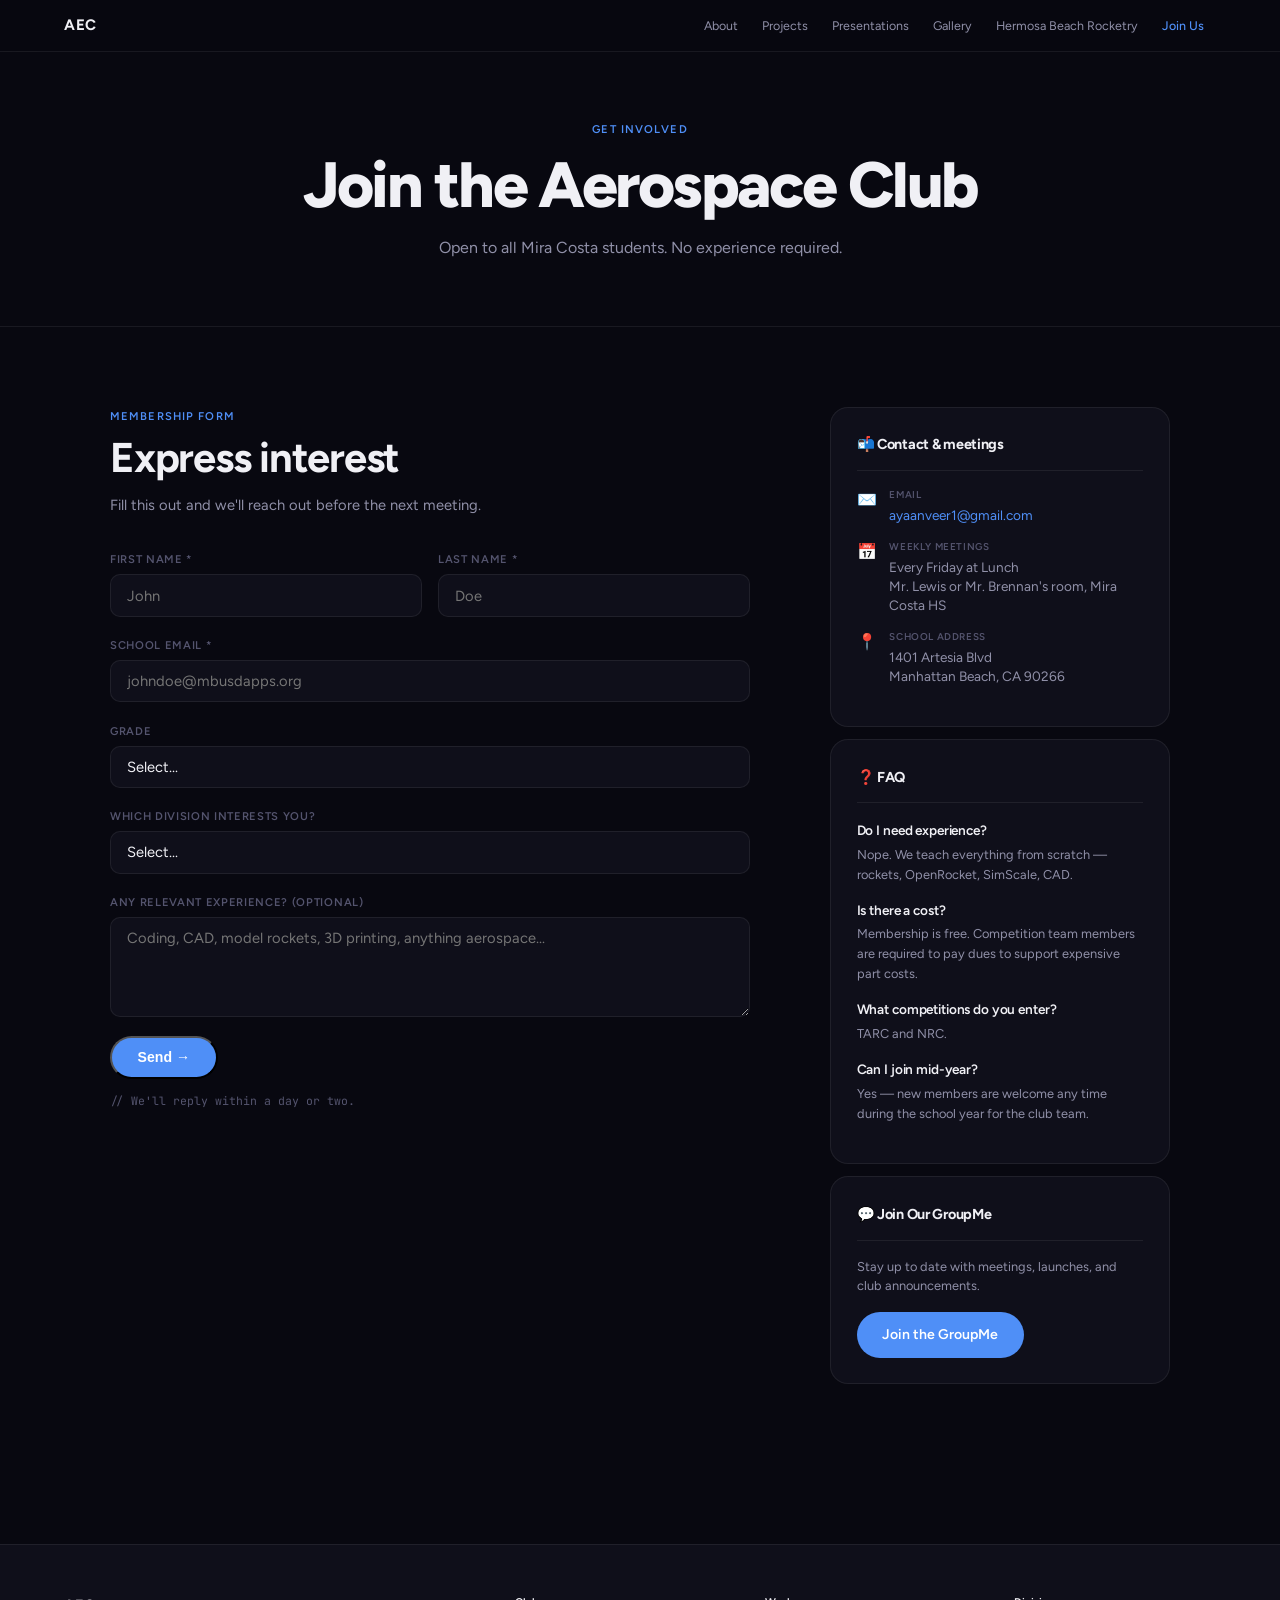
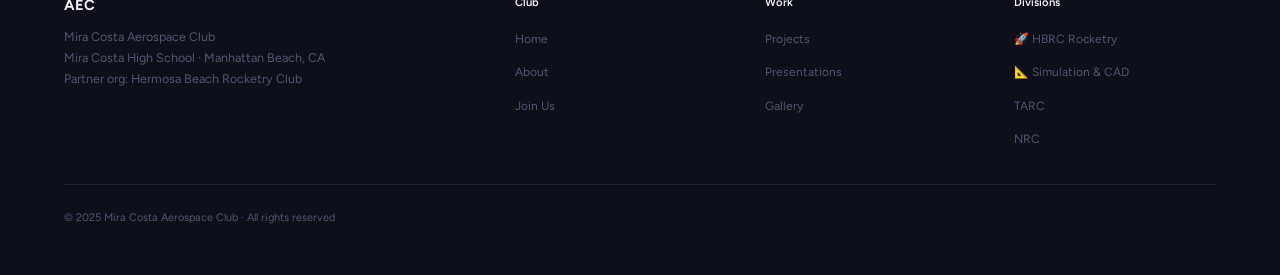
<file: website/contact.html>
<!DOCTYPE html>
<html lang="en">
<head>
  <meta charset="UTF-8" />
  <meta name="viewport" content="width=device-width, initial-scale=1.0" />
  <title>Join Us — Mira Costa Aerospace Club</title>
  <link rel="preconnect" href="https://fonts.googleapis.com">
  <link rel="preconnect" href="https://fonts.gstatic.com" crossorigin>
  <link href="https://fonts.googleapis.com/css2?family=Figtree:wght@300;400;500;600;700;800&family=JetBrains+Mono:wght@400;500&display=swap" rel="stylesheet">
  <style>
*, *::before, *::after { box-sizing: border-box; margin: 0; padding: 0; }

    :root {
      --bg:      #080810;
      --bg2:     #0f0f1a;
      --bg3:     #16162a;
      --border:  rgba(255,255,255,0.07);
      --border2: rgba(255,255,255,0.14);
      --text:    #f0f0f5;
      --mid:     #9090a8;
      --dim:     #54546e;
      --blue:    #4f8ff7;
      --blue2:   #a5c4ff;
    }

    html { scroll-behavior: smooth; }

    body {
      font-family: 'Figtree', -apple-system, sans-serif;
      background: var(--bg);
      color: var(--text);
      line-height: 1.65;
      -webkit-font-smoothing: antialiased;
    }

    a { color: inherit; text-decoration: none; }

    /* ── NAV ── */
    nav {
      position: fixed;
      top: 0; left: 0; right: 0;
      z-index: 100;
      height: 52px;
      background: rgba(8,8,16,0.85);
      backdrop-filter: blur(18px);
      -webkit-backdrop-filter: blur(18px);
      border-bottom: 1px solid var(--border);
      display: flex;
      align-items: center;
      padding: 0 5%;
    }

    .nav-logo { font-size: 0.95rem; font-weight: 700; letter-spacing: 0.04em; color: var(--text); margin-right: auto; }

    .nav-links { display: flex; list-style: none; }

    .nav-links a { font-size: 0.78rem; font-weight: 400; color: var(--mid); padding: 0 12px; transition: color 0.15s; }
    .nav-links a:hover { color: var(--text); }
    .nav-join { color: var(--blue) !important; font-weight: 500 !important; }

    .page-header { padding:120px 5% 4rem; text-align:center; }
    .page-header h1 { font-size:clamp(2.4rem,5vw,4rem); font-weight:800; letter-spacing:-0.04em; line-height:1.05; margin-bottom:1rem; }
    .page-header p { font-size:1rem; color:var(--mid); line-height:1.7; max-width:580px; margin:0 auto; }
    .label { font-size:0.7rem; font-weight:600; letter-spacing:0.1em; text-transform:uppercase; color:var(--blue); margin-bottom:0.8rem; }
    hr.rule { border:none; border-top:1px solid var(--border); }
    .wrap { max-width:1060px; margin:0 auto; padding:0 5%; }
    .pad { padding:5rem 0; }
    .heading { font-size:clamp(1.8rem,3.5vw,2.6rem); font-weight:700; letter-spacing:-0.03em; line-height:1.1; margin-bottom:0.8rem; }
    .subtext { font-size:0.93rem; color:var(--mid); line-height:1.7; max-width:500px; margin-bottom:2.5rem; }
    .btn-blue { display:inline-flex; align-items:center; background:var(--blue); color:#fff; padding:0.7rem 1.6rem; border-radius:100px; font-size:0.88rem; font-weight:600; transition:all 0.2s; }
    .btn-blue:hover { background:#3a78e8; transform:translateY(-1px); }
    .btn-ghost { display:inline-flex; align-items:center; background:transparent; color:var(--mid); padding:0.7rem 1.6rem; border-radius:100px; font-size:0.88rem; font-weight:500; border:1px solid var(--border2); transition:all 0.2s; }
    .btn-ghost:hover { color:var(--text); border-color:rgba(255,255,255,0.3); }
    .lnk { font-size:0.85rem; font-weight:600; color:var(--blue); display:inline-flex; align-items:center; gap:0.2rem; transition:gap 0.15s; }
    .lnk:hover { gap:0.5rem; }
    .lnk::after { content:"→"; }
    footer { background:var(--bg2); border-top:1px solid var(--border); padding:3rem 5%; margin-top:5rem; }
    .footer-grid { display:grid; grid-template-columns:2fr 1fr 1fr 1fr; gap:3rem; padding-bottom:2rem; border-bottom:1px solid var(--border); margin-bottom:1.5rem; }
    .footer-brand { font-size:0.92rem; font-weight:700; margin-bottom:0.5rem; }
    .footer-tagline { font-size:0.78rem; color:var(--dim); line-height:1.7; }
    .footer-col h5 { font-size:0.7rem; font-weight:600; margin-bottom:0.8rem; }
    .footer-col ul { list-style:none; display:flex; flex-direction:column; gap:0.45rem; }
    .footer-col ul a { font-size:0.75rem; color:var(--dim); transition:color 0.15s; }
    .footer-col ul a:hover { color:var(--mid); }
    .footer-btm { font-size:0.68rem; color:var(--dim); }
    @keyframes fadeUp { from{opacity:0;transform:translateY(18px)} to{opacity:1;transform:translateY(0)} }
    .reveal { opacity:0; transform:translateY(22px); transition:opacity 0.65s ease,transform 0.65s ease; }
    .reveal.visible { opacity:1; transform:translateY(0); }
    @media (max-width:860px) { .footer-grid { grid-template-columns:1fr 1fr; } }
    @media (max-width:560px) { .nav-links { display:none; } }

    .contact-layout { display:grid; grid-template-columns:1fr 340px; gap:5rem; align-items:start; }
    .form-group { display:flex; flex-direction:column; gap:0.35rem; margin-bottom:1.2rem; }
    .form-group label { font-size:0.7rem; font-weight:600; letter-spacing:0.06em; text-transform:uppercase; color:var(--dim); }
    .form-group input, .form-group select, .form-group textarea { font-family:"Figtree",sans-serif; font-size:0.92rem; padding:0.7rem 1rem; background:var(--bg2); border:1px solid var(--border); border-radius:10px; color:var(--text); outline:none; transition:border-color 0.15s; width:100%; -webkit-appearance:none; }
    .form-group input:focus, .form-group select:focus, .form-group textarea:focus { border-color:var(--blue); }
    .form-group textarea { resize:vertical; min-height:100px; }
    .form-row { display:grid; grid-template-columns:1fr 1fr; gap:1rem; }
    .form-note { font-size:0.72rem; color:var(--dim); margin-top:0.8rem; font-family:"JetBrains Mono",monospace; }
    .sidebar { position:sticky; top:72px; display:flex; flex-direction:column; gap:12px; }
    .info-card { background:var(--bg2); border:1px solid var(--border); border-radius:18px; padding:1.6rem; }
    .info-card h4 { font-size:0.9rem; font-weight:700; letter-spacing:-0.02em; margin-bottom:1rem; padding-bottom:0.8rem; border-bottom:1px solid var(--border); }
    .info-row { display:flex; gap:0.8rem; margin-bottom:0.9rem; align-items:flex-start; }
    .info-icon { font-size:1rem; flex-shrink:0; }
    .info-lbl { font-size:0.62rem; font-weight:600; letter-spacing:0.06em; text-transform:uppercase; color:var(--dim); margin-bottom:0.15rem; }
    .info-val { font-size:0.85rem; color:var(--mid); line-height:1.4; }
    .faq-item { margin-bottom:0.9rem; }
    .faq-item h5 { font-size:0.85rem; font-weight:600; margin-bottom:0.2rem; letter-spacing:-0.01em; }
    .faq-item p { font-size:0.8rem; color:var(--mid); line-height:1.55; }
    @media (max-width:860px) { .contact-layout { grid-template-columns:1fr; } .sidebar { position:static; } .form-row { grid-template-columns:1fr; } }
  </style>
</head>
<body>

  <nav>
    <a href="index.html" class="nav-logo">AEC</a>
    <ul class="nav-links">
      <li><a href="about.html">About</a></li>
      <li><a href="projects.html">Projects</a></li>
      <li><a href="presentations.html">Presentations</a></li>
      <li><a href="gallery.html">Gallery</a></li>
      <li><a href="rocketry/index.html">Hermosa Beach Rocketry</a></li>
      <li><a href="contact.html" class="nav-join active">Join Us</a></li>
    </ul>
  </nav>

  <div class="page-header reveal">
    <div class="label">Get involved</div>
    <h1>Join the Aerospace Club</h1>
    <p>Open to all Mira Costa students. No experience required.</p>
  </div>

  <hr class="rule" />

  <div class="wrap pad reveal">
    <div class="contact-layout">
      <div>
        <div class="label" style="margin-bottom:0.6rem;">Membership form</div>
        <h2 class="heading">Express interest</h2>
        <p style="font-size:0.92rem;color:var(--mid);margin-bottom:2rem;line-height:1.7;">Fill this out and we'll reach out before the next meeting.</p>
        <form action="https://formspree.io/f/xjgagdjo" method="POST">
          <div class="form-row">
            <div class="form-group"><label>First name *</label><input type="text" name="first_name" required placeholder="John" /></div>
            <div class="form-group"><label>Last name *</label><input type="text" name="last_name" required placeholder="Doe" /></div>
          </div>
          <div class="form-group"><label>School email *</label><input type="email" name="email" required placeholder="johndoe@mbusdapps.org" /></div>
          <div class="form-group"><label>Grade</label>
            <select name="grade"><option value="">Select…</option><option>9th — Freshman</option><option>10th — Sophomore</option><option>11th — Junior</option><option>12th — Senior</option></select>
          </div>
          <div class="form-group"><label>Which division interests you?</label>
            <select name="division"><option value="">Select…</option><option>🚀 Rocketry</option><option>Electrical</option><option>Business</option><option>Manufacturing/Mechanical</option> CAD</option></select>
          </div>
          <div class="form-group"><label>Any relevant experience? (optional)</label><textarea name="experience" placeholder="Coding, CAD, model rockets, 3D printing, anything aerospace…"></textarea></div>
          <button type="submit" class="btn-blue">Send →</button>
          <p class="form-note">// We'll reply within a day or two.</p>
        </form>
      </div>
      <aside class="sidebar">
        <div class="info-card">
          <h4>📬 Contact &amp; meetings</h4>
          <div class="info-row"><div class="info-icon">✉️</div><div><div class="info-lbl">Email</div><div class="info-val"><a href="mailto:ayaanveer1@gmail.com" style="color:var(--blue);">ayaanveer1@gmail.com</a></div></div></div>
          <div class="info-row"><div class="info-icon">📅</div><div><div class="info-lbl">Weekly meetings</div><div class="info-val">Every Friday at Lunch<br>Mr. Lewis or Mr. Brennan's room, Mira Costa HS</div></div></div>
          <div class="info-row"><div class="info-icon">📍</div><div><div class="info-lbl">School address</div><div class="info-val">1401 Artesia Blvd<br>Manhattan Beach, CA 90266</div></div></div>
        </div>
        <div class="info-card">
          <h4>❓ FAQ</h4>
          <div class="faq-item"><h5>Do I need experience?</h5><p>Nope. We teach everything from scratch — rockets, OpenRocket, SimScale, CAD.</p></div>
          <div class="faq-item"><h5>Is there a cost?</h5><p>Membership is free. Competition team members are required to pay dues to support expensive part costs.</p></div>
          <div class="faq-item"><h5>What competitions do you enter?</h5><p>TARC and NRC.</p></div>
          <div class="faq-item"><h5>Can I join mid-year?</h5><p>Yes — new members are welcome any time during the school year for the club team.</p></div>
        </div>
        <!-- GROUPME -->
<!-- GROUPME -->
<div class="info-card">
  <h4>💬 Join Our GroupMe</h4>
  <p style="font-size:0.8rem; color:var(--mid); line-height:1.55; margin-bottom:1rem;">Stay up to date with meetings, launches, and club announcements.</p>
  <a href="https://groupme.com/join_group/96601438/nnVI4sBJ" class="btn-blue" target="_blank" rel="noopener noreferrer">Join the GroupMe</a>
</div>
      </aside>
    </div>
  </div>

  <footer>
    <div class="footer-grid">
      <div><div class="footer-brand">AEC</div><div class="footer-tagline">Mira Costa Aerospace Club<br>Mira Costa High School · Manhattan Beach, CA<br>Partner org: Hermosa Beach Rocketry Club</div></div>
      <div class="footer-col"><h5>Club</h5><ul><li><a href="index.html">Home</a></li><li><a href="about.html">About</a></li><li><a href="contact.html">Join Us</a></li></ul></div>
      <div class="footer-col"><h5>Work</h5><ul><li><a href="projects.html">Projects</a></li><li><a href="presentations.html">Presentations</a></li><li><a href="gallery.html">Gallery</a></li></ul></div>
      <div class="footer-col"><h5>Divisions</h5><ul><li><a href="rocketry/index.html">🚀 HBRC Rocketry</a></li><li><a href="projects.html">📐 Simulation &amp; CAD</a></li><li><a href="#">TARC</a></li><li><a href="#">NRC</a></li></ul></div>
    </div>
    <div class="footer-btm">© 2025 Mira Costa Aerospace Club · All rights reserved</div>
  </footer>
  <script>
    const obs = new IntersectionObserver(entries => {
      entries.forEach(e => { if (e.isIntersecting) e.target.classList.add("visible"); });
    }, { threshold: 0.08 });
    document.querySelectorAll(".reveal").forEach(el => obs.observe(el));
  </script>

</body>
</html>
</file>
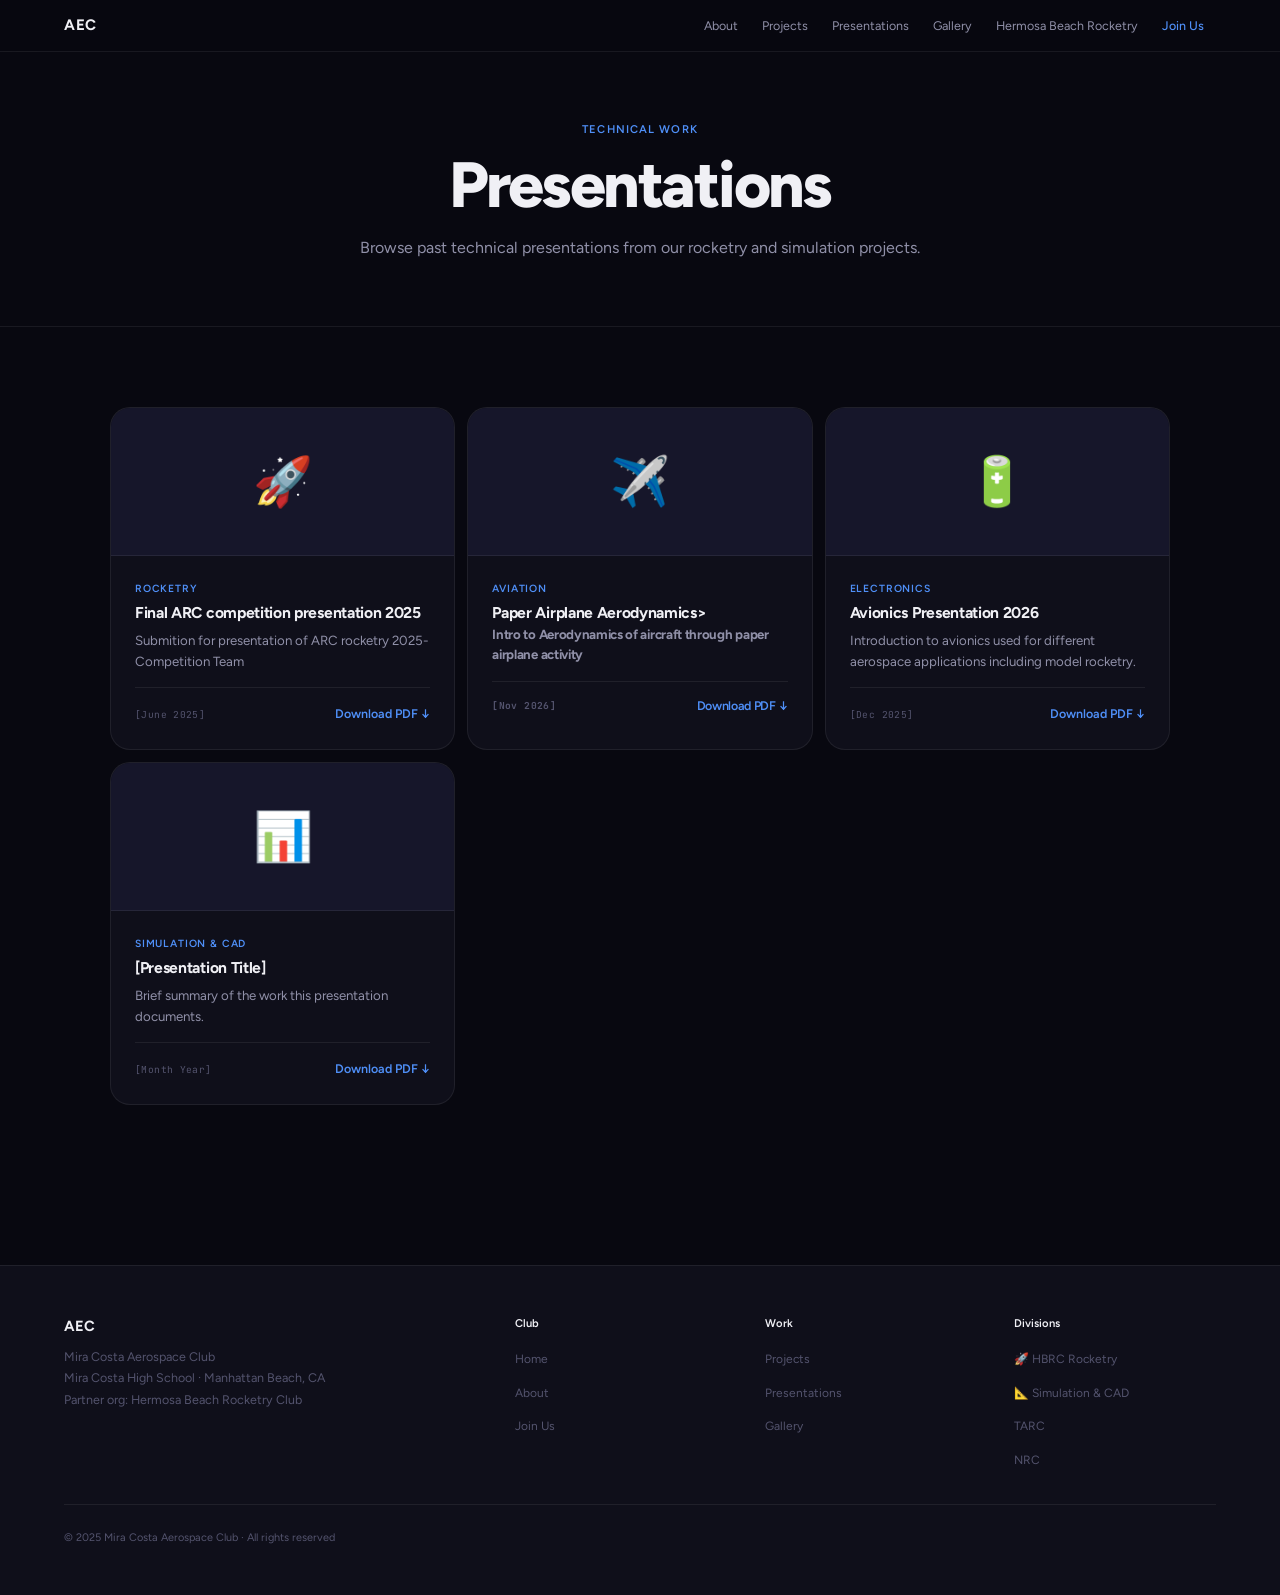
<file: website/presentations.html>
<!DOCTYPE html>
<html lang="en">
<head>
  <meta charset="UTF-8" />
  <meta name="viewport" content="width=device-width, initial-scale=1.0" />
  <title>Presentations — Mira Costa Aerospace Club</title>
  <link rel="preconnect" href="https://fonts.googleapis.com">
  <link rel="preconnect" href="https://fonts.gstatic.com" crossorigin>
  <link href="https://fonts.googleapis.com/css2?family=Figtree:wght@300;400;500;600;700;800&family=JetBrains+Mono:wght@400;500&display=swap" rel="stylesheet">
  <style>
*, *::before, *::after { box-sizing: border-box; margin: 0; padding: 0; }

    :root {
      --bg:      #080810;
      --bg2:     #0f0f1a;
      --bg3:     #16162a;
      --border:  rgba(255,255,255,0.07);
      --border2: rgba(255,255,255,0.14);
      --text:    #f0f0f5;
      --mid:     #9090a8;
      --dim:     #54546e;
      --blue:    #4f8ff7;
      --blue2:   #a5c4ff;
    }

    html { scroll-behavior: smooth; }

    body {
      font-family: 'Figtree', -apple-system, sans-serif;
      background: var(--bg);
      color: var(--text);
      line-height: 1.65;
      -webkit-font-smoothing: antialiased;
    }

    a { color: inherit; text-decoration: none; }

    /* ── NAV ── */
    nav {
      position: fixed;
      top: 0; left: 0; right: 0;
      z-index: 100;
      height: 52px;
      background: rgba(8,8,16,0.85);
      backdrop-filter: blur(18px);
      -webkit-backdrop-filter: blur(18px);
      border-bottom: 1px solid var(--border);
      display: flex;
      align-items: center;
      padding: 0 5%;
    }

    .nav-logo { font-size: 0.95rem; font-weight: 700; letter-spacing: 0.04em; color: var(--text); margin-right: auto; }

    .nav-links { display: flex; list-style: none; }

    .nav-links a { font-size: 0.78rem; font-weight: 400; color: var(--mid); padding: 0 12px; transition: color 0.15s; }
    .nav-links a:hover { color: var(--text); }
    .nav-join { color: var(--blue) !important; font-weight: 500 !important; }

    .page-header { padding:120px 5% 4rem; text-align:center; }
    .page-header h1 { font-size:clamp(2.4rem,5vw,4rem); font-weight:800; letter-spacing:-0.04em; line-height:1.05; margin-bottom:1rem; }
    .page-header p { font-size:1rem; color:var(--mid); line-height:1.7; max-width:580px; margin:0 auto; }
    .label { font-size:0.7rem; font-weight:600; letter-spacing:0.1em; text-transform:uppercase; color:var(--blue); margin-bottom:0.8rem; }
    hr.rule { border:none; border-top:1px solid var(--border); }
    .wrap { max-width:1060px; margin:0 auto; padding:0 5%; }
    .pad { padding:5rem 0; }
    .heading { font-size:clamp(1.8rem,3.5vw,2.6rem); font-weight:700; letter-spacing:-0.03em; line-height:1.1; margin-bottom:0.8rem; }
    .subtext { font-size:0.93rem; color:var(--mid); line-height:1.7; max-width:500px; margin-bottom:2.5rem; }
    .btn-blue { display:inline-flex; align-items:center; background:var(--blue); color:#fff; padding:0.7rem 1.6rem; border-radius:100px; font-size:0.88rem; font-weight:600; transition:all 0.2s; }
    .btn-blue:hover { background:#3a78e8; transform:translateY(-1px); }
    .btn-ghost { display:inline-flex; align-items:center; background:transparent; color:var(--mid); padding:0.7rem 1.6rem; border-radius:100px; font-size:0.88rem; font-weight:500; border:1px solid var(--border2); transition:all 0.2s; }
    .btn-ghost:hover { color:var(--text); border-color:rgba(255,255,255,0.3); }
    .lnk { font-size:0.85rem; font-weight:600; color:var(--blue); display:inline-flex; align-items:center; gap:0.2rem; transition:gap 0.15s; }
    .lnk:hover { gap:0.5rem; }
    .lnk::after { content:"→"; }
    footer { background:var(--bg2); border-top:1px solid var(--border); padding:3rem 5%; margin-top:5rem; }
    .footer-grid { display:grid; grid-template-columns:2fr 1fr 1fr 1fr; gap:3rem; padding-bottom:2rem; border-bottom:1px solid var(--border); margin-bottom:1.5rem; }
    .footer-brand { font-size:0.92rem; font-weight:700; margin-bottom:0.5rem; }
    .footer-tagline { font-size:0.78rem; color:var(--dim); line-height:1.7; }
    .footer-col h5 { font-size:0.7rem; font-weight:600; margin-bottom:0.8rem; }
    .footer-col ul { list-style:none; display:flex; flex-direction:column; gap:0.45rem; }
    .footer-col ul a { font-size:0.75rem; color:var(--dim); transition:color 0.15s; }
    .footer-col ul a:hover { color:var(--mid); }
    .footer-btm { font-size:0.68rem; color:var(--dim); }
    @keyframes fadeUp { from{opacity:0;transform:translateY(18px)} to{opacity:1;transform:translateY(0)} }
    .reveal { opacity:0; transform:translateY(22px); transition:opacity 0.65s ease,transform 0.65s ease; }
    .reveal.visible { opacity:1; transform:translateY(0); }
    @media (max-width:860px) { .footer-grid { grid-template-columns:1fr 1fr; } }
    @media (max-width:560px) { .nav-links { display:none; } }

    .how-to { background:var(--bg2); border:1px solid var(--border); border-left:3px solid var(--blue); border-radius:0 16px 16px 0; padding:2rem; margin-bottom:3rem; }
    .how-to h4 { font-size:0.95rem; font-weight:700; margin-bottom:1.2rem; }
    .steps { display:flex; flex-direction:column; gap:1rem; }
    .step { display:flex; gap:1rem; align-items:flex-start; }
    .step-n { width:26px; height:26px; min-width:26px; background:var(--bg3); border:1px solid var(--border); border-radius:50%; display:flex; align-items:center; justify-content:center; font-size:0.72rem; font-weight:700; color:var(--blue); margin-top:0.1rem; }
    .step p { font-size:0.87rem; color:var(--mid); line-height:1.65; }
    .step p code { font-family:"JetBrains Mono",monospace; font-size:0.78rem; background:var(--bg3); border:1px solid var(--border); padding:0.1rem 0.35rem; border-radius:4px; color:var(--blue); }
    .step p strong { color:var(--text); }
    .pres-grid { display:grid; grid-template-columns:repeat(auto-fill,minmax(280px,1fr)); gap:12px; }
    .pres-card { background:var(--bg2); border:1px solid var(--border); border-radius:20px; overflow:hidden; transition:border-color 0.2s,transform 0.2s; display:flex; flex-direction:column; }
    .pres-card:hover { border-color:var(--border2); transform:translateY(-3px); }
    .pres-thumb { background:var(--bg3); height:148px; display:flex; align-items:center; justify-content:center; font-size:3rem; border-bottom:1px solid var(--border); }
    .pres-body { padding:1.5rem; flex:1; display:flex; flex-direction:column; }
    .pres-div { font-size:0.65rem; font-weight:600; letter-spacing:0.08em; text-transform:uppercase; color:var(--blue); margin-bottom:0.4rem; }
    .pres-card h3 { font-size:0.98rem; font-weight:700; letter-spacing:-0.02em; margin-bottom:0.4rem; line-height:1.3; }
    .pres-card p { font-size:0.83rem; color:var(--mid); line-height:1.55; flex:1; margin-bottom:1rem; }
    .pres-meta { display:flex; justify-content:space-between; align-items:center; padding-top:1rem; border-top:1px solid var(--border); margin-top:auto; }
    .pres-date { font-family:"JetBrains Mono",monospace; font-size:0.6rem; color:var(--dim); letter-spacing:0.04em; }
    .pres-dl { font-size:0.78rem; font-weight:600; color:var(--blue); display:flex; align-items:center; gap:0.2rem; transition:opacity 0.15s; }
    .pres-dl:hover { opacity:0.7; }
    .pres-dl::after { content:" ↓"; }
  </style>
</head>
<body>

  <nav>
    <a href="index.html" class="nav-logo">AEC</a>
    <ul class="nav-links">
      <li><a href="about.html">About</a></li>
      <li><a href="projects.html">Projects</a></li>
      <li><a href="presentations.html" class="active">Presentations</a></li>
      <li><a href="gallery.html">Gallery</a></li>
      <li><a href="rocketry/index.html">Hermosa Beach Rocketry</a></li>
      <li><a href="contact.html" class="nav-join">Join Us</a></li>
    </ul>
  </nav>

  <div class="page-header reveal">
    <div class="label">Technical work</div>
    <h1>Presentations</h1>
    <p>Browse past technical presentations from our rocketry and simulation projects.</p>
  </div>

  <hr class="rule" />

  <div class="wrap pad reveal">
    <div class="pres-grid">
      <div class="pres-card"><div class="pres-thumb">🚀</div><div class="pres-body"><div class="pres-div">Rocketry</div><h3>Final ARC competition presentation 2025</h3><p>Submition for presentation of ARC rocketry 2025- Competition Team</p><div class="pres-meta"><span class="pres-date">[June 2025]</span><a href="pdfs/AerospaceClub 2.pdf" class="pres-dl" target="_blank">Download PDF</a></div></div></div>
      <div class="pres-card"><div class="pres-thumb">✈️</div><div class="pres-body"><div class="pres-div">Aviation</div><h3>Paper Airplane Aerodynamics><p>Intro to Aerodynamics of aircraft through paper airplane activity</p><div class="pres-meta"><span class="pres-date">[Nov 2026]</span><a href="pdfs/Paper Airplanes_Aerodynamics.pdf" class="pres-dl" target="_blank">Download PDF</a></div></div></div>
       <div class="pres-card"><div class="pres-thumb">🔋</div><div class="pres-body"><div class="pres-div">Electronics</div><h3>Avionics Presentation 2026</h3><p>Introduction to avionics used for different aerospace applications including model rocketry.</p><div class="pres-meta"><span class="pres-date">[Dec 2025]</span><a href="pdfs/Avionics for Model Rockets.pdf" class="pres-dl" target="_blank">Download PDF</a></div></div></div>
      <div class="pres-card"><div class="pres-thumb">📊</div><div class="pres-body"><div class="pres-div">Simulation &amp; CAD</div><h3>[Presentation Title]</h3><p>Brief summary of the work this presentation documents.</p><div class="pres-meta"><span class="pres-date">[Month Year]</span><a href="pdfs/your-file.pdf" class="pres-dl" target="_blank">Download PDF</a></div></div></div>
    </div>
  </div>

  <footer>
    <div class="footer-grid">
      <div><div class="footer-brand">AEC</div><div class="footer-tagline">Mira Costa Aerospace Club<br>Mira Costa High School · Manhattan Beach, CA<br>Partner org: Hermosa Beach Rocketry Club</div></div>
      <div class="footer-col"><h5>Club</h5><ul><li><a href="index.html">Home</a></li><li><a href="about.html">About</a></li><li><a href="contact.html">Join Us</a></li></ul></div>
      <div class="footer-col"><h5>Work</h5><ul><li><a href="projects.html">Projects</a></li><li><a href="presentations.html">Presentations</a></li><li><a href="gallery.html">Gallery</a></li></ul></div>
      <div class="footer-col"><h5>Divisions</h5><ul><li><a href="rocketry/index.html">🚀 HBRC Rocketry</a></li><li><a href="projects.html">📐 Simulation &amp; CAD</a></li><li><a href="#">TARC</a></li><li><a href="#">NRC</a></li></ul></div>
    </div>
    <div class="footer-btm">© 2025 Mira Costa Aerospace Club · All rights reserved</div>
  </footer>
  <script>
    const obs = new IntersectionObserver(entries => {
      entries.forEach(e => { if (e.isIntersecting) e.target.classList.add("visible"); });
    }, { threshold: 0.08 });
    document.querySelectorAll(".reveal").forEach(el => obs.observe(el));
  </script>

</body>
</html>
</file>
<file: website/rocketry/style.css>
@import url('https://fonts.googleapis.com/css2?family=Playfair+Display:wght@700;900&family=Libre+Baskerville:ital,wght@0,400;0,700;1,400&family=DM+Mono:wght@400;500&display=swap');

*, *::before, *::after { box-sizing: border-box; margin: 0; padding: 0; }

:root {
  --white:   #fafaf8;
  --cream:   #f2f0eb;
  --sand:    #e8e3d9;
  --stone:   #c2bbb0;
  --ink:     #1c1a17;
  --ink-mid: #4a4640;
  --accent:  #c0392b;
  --accent2: #2c5f8a;
  --nav-h:   68px;
}

html { scroll-behavior: smooth; }

body {
  font-family: 'Libre Baskerville', Georgia, serif;
  background: var(--white);
  color: var(--ink);
  line-height: 1.7;
  font-size: 16px;
}

img { display: block; max-width: 100%; }
a { color: inherit; text-decoration: none; }

h1, h2, h3, h4 {
  font-family: 'Playfair Display', Georgia, serif;
  line-height: 1.15;
  letter-spacing: -0.02em;
}

/* ── Parent breadcrumb banner ── */
.parent-bar {
  background: #0a0e1a;
  color: #8a9bb8;
  padding: 0.6rem 5%;
  font-family: 'DM Mono', monospace;
  font-size: 0.65rem;
  letter-spacing: 0.1em;
  text-transform: uppercase;
  display: flex;
  align-items: center;
  gap: 0.6rem;
}

.parent-bar a { color: #4f8ef7; transition: color 0.15s; }
.parent-bar a:hover { color: #7cb3ff; }
.parent-bar .sep { color: #2a3a58; }

/* ── Nav ── */
nav {
  position: sticky;
  top: 0;
  z-index: 100;
  height: var(--nav-h);
  background: var(--white);
  border-bottom: 1px solid var(--sand);
  display: flex;
  align-items: center;
  padding: 0 5%;
  gap: 2rem;
}

.nav-logo {
  font-family: 'Playfair Display', serif;
  font-size: 1.1rem;
  font-weight: 900;
  color: var(--ink);
  margin-right: auto;
  display: flex;
  align-items: center;
  gap: 0.5rem;
}

.nav-links { display: flex; list-style: none; gap: 2rem; align-items: center; }

.nav-links a {
  font-family: 'DM Mono', monospace;
  font-size: 0.7rem;
  letter-spacing: 0.1em;
  text-transform: uppercase;
  color: var(--ink-mid);
  transition: color 0.2s;
  padding-bottom: 2px;
  border-bottom: 1px solid transparent;
}

.nav-links a:hover, .nav-links a.active { color: var(--ink); border-bottom-color: var(--accent); }

.nav-cta { background: var(--ink) !important; color: var(--white) !important; padding: 0.45rem 1.1rem !important; border: none !important; border-bottom: none !important; border-radius: 4px; }
.nav-cta:hover { background: var(--accent) !important; }

/* ── Page header ── */
.page-header {
  background: var(--cream);
  border-bottom: 1px solid var(--sand);
  padding: 5rem 5% 4rem;
  position: relative;
  overflow: hidden;
}

.page-header::before {
  content: attr(data-bg-text);
  position: absolute;
  right: 3%;
  top: 50%;
  transform: translateY(-50%);
  font-family: 'Playfair Display', serif;
  font-size: clamp(5rem, 12vw, 11rem);
  font-weight: 900;
  color: var(--sand);
  line-height: 1;
  pointer-events: none;
}

.page-header .mono { color: var(--accent); margin-bottom: 0.8rem; font-family: 'DM Mono', monospace; font-size: 0.72rem; letter-spacing: 0.12em; text-transform: uppercase; }
.page-header h1 { font-size: clamp(2rem, 5vw, 3.8rem); max-width: 600px; }
.page-header p { color: var(--ink-mid); margin-top: 0.8rem; max-width: 500px; font-style: italic; }

/* ── Sections ── */
.section { padding: 5rem 5%; }
.section-alt { background: var(--cream); }

.section-label {
  font-family: 'DM Mono', monospace;
  font-size: 0.68rem;
  letter-spacing: 0.14em;
  text-transform: uppercase;
  color: var(--stone);
  margin-bottom: 1rem;
  display: flex;
  align-items: center;
  gap: 0.8rem;
}

.section-label::after { content: ''; display: inline-block; width: 2rem; height: 1px; background: var(--stone); }

.section-title { font-size: clamp(1.8rem, 3.5vw, 2.6rem); margin-bottom: 1rem; }
.section-subtitle { color: var(--ink-mid); font-style: italic; margin-bottom: 3rem; max-width: 560px; }

hr { border: none; border-top: 1px solid var(--sand); margin: 0 5%; }

/* ── Buttons ── */
.btn {
  display: inline-flex;
  align-items: center;
  gap: 0.5rem;
  font-family: 'DM Mono', monospace;
  font-size: 0.72rem;
  letter-spacing: 0.1em;
  text-transform: uppercase;
  padding: 0.8rem 1.6rem;
  cursor: pointer;
  transition: all 0.2s;
  border-radius: 4px;
}

.btn-primary { background: var(--ink); color: var(--white); border: 1px solid var(--ink); }
.btn-primary:hover { background: var(--accent); border-color: var(--accent); }
.btn-outline { background: transparent; color: var(--ink); border: 1px solid var(--ink); }
.btn-outline:hover { background: var(--ink); color: var(--white); }

/* ── Cards ── */
.card-grid { display: grid; grid-template-columns: repeat(auto-fit, minmax(260px, 1fr)); gap: 2rem; }

.card {
  background: var(--white);
  border: 1px solid var(--sand);
  padding: 2rem;
  transition: border-color 0.2s, transform 0.2s;
}

.card:hover { border-color: var(--stone); transform: translateY(-2px); }
.card h3 { font-size: 1.05rem; margin-bottom: 0.5rem; }
.card p { color: var(--ink-mid); font-size: 0.88rem; }

/* ── Footer ── */
footer { background: var(--ink); color: var(--stone); padding: 3rem 5%; }

.footer-inner { display: flex; justify-content: space-between; flex-wrap: wrap; gap: 2rem; margin-bottom: 2rem; }
.footer-brand { font-family: 'Playfair Display', serif; font-size: 1.05rem; font-weight: 900; color: var(--white); margin-bottom: 0.4rem; }
.footer-tagline { font-size: 0.82rem; font-style: italic; }

.footer-links { list-style: none; display: flex; flex-direction: column; gap: 0.5rem; }
.footer-links a { font-family: 'DM Mono', monospace; font-size: 0.68rem; letter-spacing: 0.1em; text-transform: uppercase; color: var(--stone); transition: color 0.2s; }
.footer-links a:hover { color: var(--white); }

.footer-bottom { border-top: 1px solid #333; padding-top: 1.5rem; font-family: 'DM Mono', monospace; font-size: 0.62rem; letter-spacing: 0.06em; color: #555; }

@media (max-width: 680px) { .nav-links { display: none; } .page-header::before { display: none; } }
</file>
